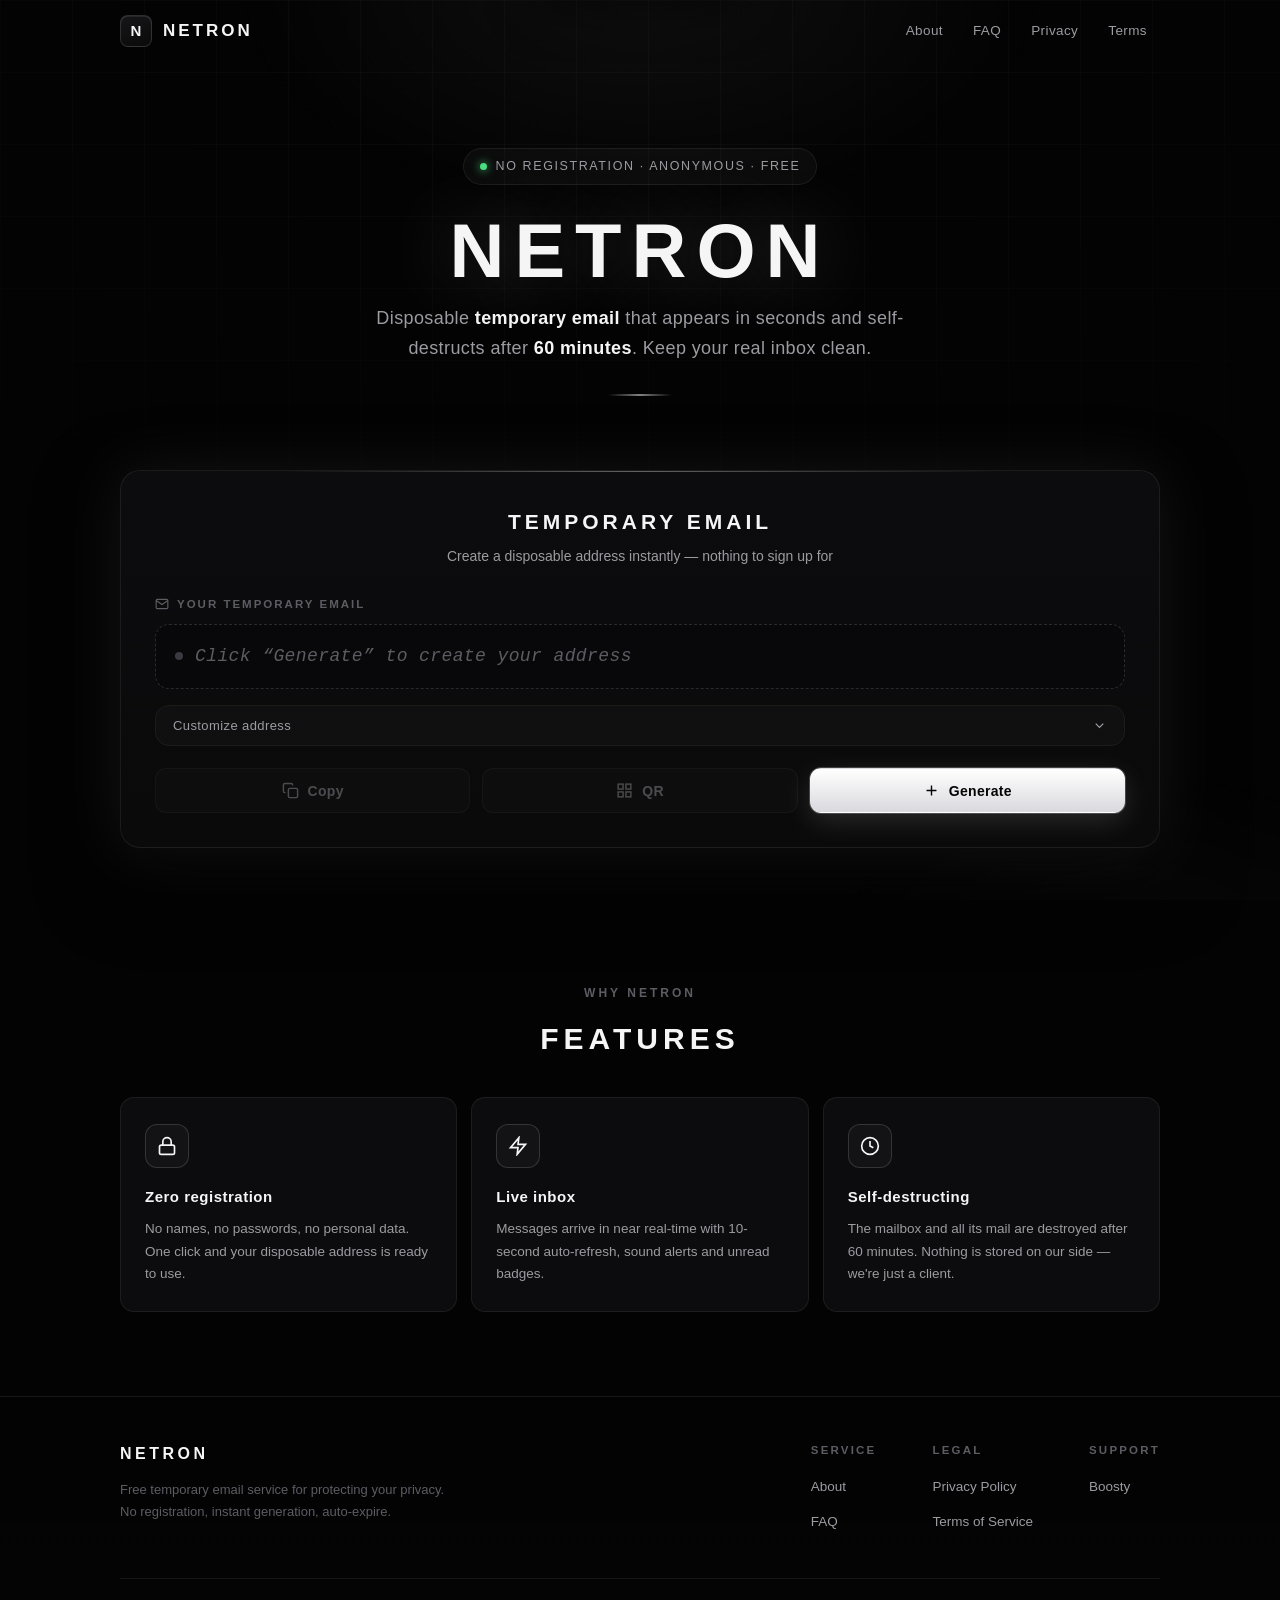
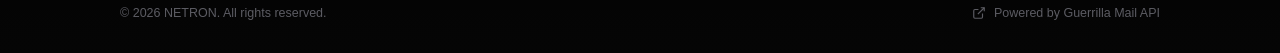
<file: index.html>
<!DOCTYPE html>
<html lang="en">
<head>
    <meta charset="UTF-8">
    <meta name="viewport" content="width=device-width, initial-scale=1.0">
    <meta name="description" content="NETRON — free temporary email service. Instant disposable address, live inbox, auto-expire after 60 minutes. No registration.">
    <title>NETRON — Temp Mail</title>

    <link rel="preconnect" href="https://fonts.googleapis.com">
    <link rel="preconnect" href="https://fonts.gstatic.com" crossorigin>
    <link rel="icon" type="image/svg+xml" href="favicon.svg">
    <link rel="manifest" href="manifest.webmanifest">
    <meta name="theme-color" content="#030303">

    <meta http-equiv="Content-Security-Policy"
          content="
default-src 'self';
connect-src https://api.guerrillamail.com https://www.guerrillamail.com;
img-src 'self' data: https:;
style-src 'self' 'unsafe-inline' https://fonts.googleapis.com;
font-src https://fonts.gstatic.com;
script-src 'self';
base-uri 'none';
object-src 'none';
frame-ancestors 'none';
form-action 'none';
" />

    <link href="https://fonts.googleapis.com/css2?family=Orbitron:wght@500;700;800;900&family=Inter:wght@300;400;500;600;700&family=JetBrains+Mono:wght@400;500;600&display=swap" rel="stylesheet">
    <link rel="stylesheet" href="css/style.css">
</head>
<body>
    <!-- Background -->
    <div class="bg" aria-hidden="true">
        <div class="bg-grid"></div>
        <div class="bg-glow-1"></div>
        <div class="bg-glow-2"></div>
    </div>

    <div class="page-shell">
        <!-- Header -->
        <header class="header" id="header">
            <div class="container header-content">
                <a href="index.html" class="logo">
                    <span class="logo-mark">N</span>
                    NETRON
                </a>
                <nav class="nav" aria-label="Main">
                    <a class="nav-link" href="about.html">About</a>
                    <a class="nav-link" href="faq.html">FAQ</a>
                    <a class="nav-link" href="privacy.html">Privacy</a>
                    <a class="nav-link" href="terms.html">Terms</a>
                </nav>
                <button class="nav-burger" id="navBurger" aria-label="Menu" aria-expanded="false">
                    <svg width="19" height="19" viewBox="0 0 24 24" fill="none" stroke="currentColor" stroke-width="2"><line x1="3" y1="6" x2="21" y2="6"></line><line x1="3" y1="12" x2="21" y2="12"></line><line x1="3" y1="18" x2="21" y2="18"></line></svg>
                </button>
            </div>
        </header>
        <nav class="nav-mobile" id="navMobile" aria-label="Mobile">
            <a class="nav-link" href="index.html">Home</a>
            <a class="nav-link" href="about.html">About</a>
            <a class="nav-link" href="faq.html">FAQ</a>
            <a class="nav-link" href="privacy.html">Privacy Policy</a>
            <a class="nav-link" href="terms.html">Terms of Service</a>
        </nav>

        <main class="page-main">
            <!-- Hero -->
            <section class="hero">
                <div class="container">
                    <div class="hero-badge">
                        <span class="hero-badge-dot"></span>
                        No registration · Anonymous · Free
                    </div>
                    <h1 class="hero-title">NETRON</h1>
                    <p class="hero-subtitle">Disposable <b>temporary email</b> that appears in seconds and self-destructs after <b>60 minutes</b>. Keep your real inbox clean.</p>
                    <div class="hero-line"></div>
                </div>
            </section>

            <!-- Generator -->
            <section class="section">
                <div class="container generator-wrap">
                    <div class="generator">
                        <div class="generator-head">
                            <h2 class="generator-title">TEMPORARY EMAIL</h2>
                            <p class="generator-sub">Create a disposable address instantly — nothing to sign up for</p>
                        </div>

                        <!-- Timer -->
                        <div class="timer-row" id="timerRow">
                            <div class="timer-ring">
                                <svg viewBox="0 0 74 74">
                                    <circle class="timer-ring-track" cx="37" cy="37" r="32"></circle>
                                    <circle class="timer-ring-bar" id="timerBar" cx="37" cy="37" r="32"
                                            stroke-dasharray="201.06" stroke-dashoffset="0"></circle>
                                </svg>
                                <div class="timer-ring-text" id="timerText">60:00</div>
                            </div>
                            <div class="timer-meta">
                                <div class="timer-meta-label">Mailbox lifetime</div>
                                <div class="timer-meta-value" id="timerExpires">expires in 60:00</div>
                            </div>
                        </div>

                        <!-- Email display -->
                        <div class="field-label">
                            <svg viewBox="0 0 24 24" fill="none" stroke="currentColor" stroke-width="2"><path d="M4 4h16c1.1 0 2 .9 2 2v12c0 1.1-.9 2-2 2H4c-1.1 0-2-.9-2-2V6c0-1.1.9-2 2-2z"></path><polyline points="22,6 12,13 2,6"></polyline></svg>
                            Your temporary email
                        </div>
                        <div class="email-box" id="emailBox">
                            <span class="status-dot"></span>
                            Click “Generate” to create your address
                        </div>

                        <!-- QR popover -->
                        <div class="qr-pop" id="qrPop">
                            <img id="qrImg" alt="QR code of your email address" width="148" height="148">
                            <p id="qrAddr"></p>
                            <p>Scan to transfer the address to your phone</p>
                        </div>

                        <!-- Custom name -->
                        <div class="customize" id="customize">
                            <button type="button" class="customize-toggle" id="customizeToggle">
                                Customize address
                                <svg class="chev" viewBox="0 0 24 24" fill="none" stroke="currentColor" stroke-width="2"><polyline points="6 9 12 15 18 9"></polyline></svg>
                            </button>
                            <div class="customize-body">
                                <p class="input-label">Prefer your own name? Type it before generating:</p>
                                <div class="customize-row">
                                    <input type="text" id="customName" maxlength="29" spellcheck="false" autocomplete="off"
                                           placeholder="your-name" aria-label="Custom email username">
                                    <span class="domain-suffix">@guerrillamailblock.com</span>
                                </div>
                                <p class="customize-hint">3–29 characters: latin letters, digits, dots, dashes. If the name is busy, pick another.</p>
                            </div>
                        </div>

                        <!-- Actions -->
                        <div class="actions">
                            <button class="btn btn-ghost" id="copyBtn" disabled>
                                <svg viewBox="0 0 24 24" fill="none" stroke="currentColor" stroke-width="2"><rect x="9" y="9" width="13" height="13" rx="2"></rect><path d="M5 15H4a2 2 0 0 1-2-2V4a2 2 0 0 1 2-2h9a2 2 0 0 1 2 2v1"></path></svg>
                                Copy
                            </button>
                            <button class="btn btn-ghost" id="qrBtn" disabled>
                                <svg viewBox="0 0 24 24" fill="none" stroke="currentColor" stroke-width="2"><rect x="3" y="3" width="7" height="7"></rect><rect x="14" y="3" width="7" height="7"></rect><rect x="14" y="14" width="7" height="7"></rect><rect x="3" y="14" width="7" height="7"></rect></svg>
                                QR
                            </button>
                            <button class="btn btn-primary" id="generateBtn">
                                <svg viewBox="0 0 24 24" fill="none" stroke="currentColor" stroke-width="2"><path d="M12 5v14M5 12h14"></path></svg>
                                Generate
                            </button>
                        </div>

                        <!-- Status -->
                        <div class="status-line" id="statusLine" aria-live="polite"></div>
                    </div>
                </div>
            </section>

            <!-- Inbox -->
            <section class="section">
                <div class="container">
                    <div class="inbox" id="inbox">
                        <!-- toolbar -->
                        <div class="inbox-toolbar">
                            <div class="tabs">
                                <button class="tab active" id="tabInbox">
                                    <svg viewBox="0 0 24 24" fill="none" stroke="currentColor" stroke-width="2"><path d="M22 12h-6l-2 3h-4l-2-3H2"></path><path d="M5.45 5.11L2 12v6a2 2 0 0 0 2 2h16a2 2 0 0 0 2-2v-6l-3.45-6.89A2 2 0 0 0 16.76 4H7.24a2 2 0 0 0-1.79 1.11z"></path></svg>
                                    Inbox
                                    <span class="tab-badge"></span>
                                </button>
                                <button class="tab" id="tabFav">
                                    <svg viewBox="0 0 24 24" fill="none" stroke="currentColor" stroke-width="2"><polygon points="12 2 15.09 8.26 22 9.27 17 14.14 18.18 21.02 12 17.77 5.82 21.02 7 14.14 2 9.27 8.91 8.26 12 2"></polygon></svg>
                                    Favorites
                                    <span class="tab-badge"></span>
                                </button>
                            </div>
                            <div class="toolbar-controls">
                                <div class="search">
                                    <svg viewBox="0 0 24 24" fill="none" stroke="currentColor" stroke-width="2"><circle cx="11" cy="11" r="8"></circle><line x1="21" y1="21" x2="16.65" y2="16.65"></line></svg>
                                    <input type="search" id="inboxSearch" placeholder="Search sender, subject…" autocomplete="off" aria-label="Search messages">
                                </div>
                                <button class="toggle-pill" id="autoToggle" aria-pressed="true" title="Toggle auto-refresh">
                                    <span class="dot"></span> Auto
                                </button>
                                <button class="icon-btn" id="soundToggle" title="Toggle sound notifications" aria-label="Toggle sound notifications">
                                    <svg viewBox="0 0 24 24" fill="none" stroke="currentColor" stroke-width="2"><polygon points="11 5 6 9 2 9 2 15 6 15 11 19 11 5"></polygon><path d="M15.54 8.46a5 5 0 0 1 0 7.07M19.07 4.93a10 10 0 0 1 0 14.14"></path></svg>
                                </button>
                                <button class="icon-btn" id="selectAllBtn" title="Select all" aria-label="Select all messages">
                                    <svg viewBox="0 0 24 24" fill="none" stroke="currentColor" stroke-width="2"><polyline points="9 11 12 14 22 4"></polyline><path d="M21 12v7a2 2 0 0 1-2 2H5a2 2 0 0 1-2-2V5a2 2 0 0 1 2-2h11"></path></svg>
                                </button>
                                <button class="icon-btn" id="refreshBtn" title="Refresh inbox" aria-label="Refresh inbox">
                                    <svg viewBox="0 0 24 24" fill="none" stroke="currentColor" stroke-width="2"><path d="M23 4v6h-6M1 20v-6h6"></path><path d="M3.51 9a9 9 0 0 1 14.85-3.36L23 10M1 14l4.64 4.36A9 9 0 0 0 20.49 15"></path></svg>
                                </button>
                            </div>
                        </div>

                        <!-- batch bar -->
                        <div class="batch-bar" id="batchBar">
                            <span class="batch-info"><b id="selectedCount">0</b> selected</span>
                            <div class="batch-actions">
                                <button class="batch-btn" id="batchFavBtn">
                                    <svg viewBox="0 0 24 24" fill="none" stroke="currentColor" stroke-width="2"><polygon points="12 2 15.09 8.26 22 9.27 17 14.14 18.18 21.02 12 17.77 5.82 21.02 7 14.14 2 9.27 8.91 8.26 12 2"></polygon></svg>
                                    Favorite
                                </button>
                                <button class="batch-btn delete" id="batchDelBtn">
                                    <svg viewBox="0 0 24 24" fill="none" stroke="currentColor" stroke-width="2"><polyline points="3 6 5 6 21 6"></polyline><path d="M19 6v14a2 2 0 0 1-2 2H7a2 2 0 0 1-2-2V6m3 0V4a2 2 0 0 1 2-2h4a2 2 0 0 1 2 2v2"></path></svg>
                                    Delete
                                </button>
                            </div>
                        </div>

                        <!-- list -->
                        <div class="msg-list" id="msgList">
                            <div class="empty">
                                <div class="empty-icon">
                                    <svg viewBox="0 0 24 24" fill="none" stroke="currentColor" stroke-width="1.5"><path d="M22 12h-6l-2 3h-4l-2-3H2"></path><path d="M5.45 5.11L2 12v6a2 2 0 0 0 2 2h16a2 2 0 0 0 2-2v-6l-3.45-6.89A2 2 0 0 0 16.76 4H7.24a2 2 0 0 0-1.79 1.11z"></path></svg>
                                </div>
                                <h4 class="empty-title">Your inbox is live</h4>
                                <p class="empty-desc">Generate an address above — incoming mail appears here automatically</p>
                            </div>
                        </div>

                        <!-- strip -->
                        <div class="inbox-strip">
                            <span class="live" id="liveIndicator"><span class="dot"></span> <span id="lastCheck">auto-refresh every 10 s</span></span>
                            <span id="stripCount">0 messages</span>
                        </div>
                    </div>
                </div>
            </section>

            <!-- Features -->
            <section class="section">
                <div class="container">
                    <p class="section-label">Why Netron</p>
                    <h2 class="section-title">FEATURES</h2>
                    <div class="features">
                        <div class="feature">
                            <div class="feature-icon">
                                <svg viewBox="0 0 24 24" fill="none" stroke="currentColor" stroke-width="2"><rect x="3" y="11" width="18" height="11" rx="2"></rect><path d="M7 11V7a5 5 0 0 1 10 0v4"></path></svg>
                            </div>
                            <h3>Zero registration</h3>
                            <p>No names, no passwords, no personal data. One click and your disposable address is ready to use.</p>
                        </div>
                        <div class="feature">
                            <div class="feature-icon">
                                <svg viewBox="0 0 24 24" fill="none" stroke="currentColor" stroke-width="2"><path d="M13 2L3 14h9l-1 8 10-12h-9l1-8z"></path></svg>
                            </div>
                            <h3>Live inbox</h3>
                            <p>Messages arrive in near real-time with 10-second auto-refresh, sound alerts and unread badges.</p>
                        </div>
                        <div class="feature">
                            <div class="feature-icon">
                                <svg viewBox="0 0 24 24" fill="none" stroke="currentColor" stroke-width="2"><circle cx="12" cy="12" r="10"></circle><polyline points="12 6 12 12 16 14"></polyline></svg>
                            </div>
                            <h3>Self-destructing</h3>
                            <p>The mailbox and all its mail are destroyed after 60 minutes. Nothing is stored on our side — we're just a client.</p>
                        </div>
                    </div>
                </div>
            </section>
        </main>

        <!-- Footer -->
        <footer class="footer">
            <div class="container">
                <div class="footer-grid">
                    <div class="footer-brand">
                        <div class="footer-logo">NETRON</div>
                        <p class="footer-desc">Free temporary email service for protecting your privacy. No registration, instant generation, auto-expire.</p>
                    </div>
                    <div class="footer-cols">
                        <div class="footer-col">
                            <h4>Service</h4>
                            <ul>
                                <li><a href="about.html">About</a></li>
                                <li><a href="faq.html">FAQ</a></li>
                            </ul>
                        </div>
                        <div class="footer-col">
                            <h4>Legal</h4>
                            <ul>
                                <li><a href="privacy.html">Privacy Policy</a></li>
                                <li><a href="terms.html">Terms of Service</a></li>
                            </ul>
                        </div>
                        <div class="footer-col">
                            <h4>Support</h4>
                            <ul>
                                <li><a href="https://boosty.to/netron1" target="_blank" rel="noopener noreferrer">Boosty</a></li>
                            </ul>
                        </div>
                    </div>
                </div>
                <div class="footer-bottom">
                    <span>© 2026 NETRON. All rights reserved.</span>
                    <span class="footer-powered">
                        <svg viewBox="0 0 24 24" fill="none" stroke="currentColor" stroke-width="2"><path d="M18 13v6a2 2 0 0 1-2 2H5a2 2 0 0 1-2-2V8a2 2 0 0 1 2-2h6"></path><polyline points="15 3 21 3 21 9"></polyline><line x1="10" y1="14" x2="21" y2="3"></line></svg>
                        Powered by Guerrilla Mail API
                    </span>
                </div>
            </div>
        </footer>
    </div>

    <!-- Message modal -->
    <div class="modal" id="messageModal" role="dialog" aria-modal="true" aria-labelledby="modalTitle">
        <div class="modal-card">
            <div class="modal-head">
                <h3 class="modal-title" id="modalTitle">Subject</h3>
                <div class="modal-head-actions">
                    <button class="icon-btn" id="modalFav" title="Toggle favorite" aria-label="Toggle favorite">
                        <svg viewBox="0 0 24 24" fill="none" stroke="currentColor" stroke-width="2"><polygon points="12 2 15.09 8.26 22 9.27 17 14.14 18.18 21.02 12 17.77 5.82 21.02 7 14.14 2 9.27 8.91 8.26 12 2"></polygon></svg>
                    </button>
                    <button class="icon-btn" id="modalDelete" title="Delete message" aria-label="Delete message">
                        <svg viewBox="0 0 24 24" fill="none" stroke="currentColor" stroke-width="2"><polyline points="3 6 5 6 21 6"></polyline><path d="M19 6v14a2 2 0 0 1-2 2H7a2 2 0 0 1-2-2V6m3 0V4a2 2 0 0 1 2-2h4a2 2 0 0 1 2 2v2"></path></svg>
                    </button>
                    <button class="modal-close" id="modalClose" aria-label="Close">&times;</button>
                </div>
            </div>
            <div class="modal-meta">
                <div class="meta-row"><span class="meta-label">From</span><span class="meta-value" id="modalFrom"></span></div>
                <div class="meta-row"><span class="meta-label">To</span><span class="meta-value" id="modalTo"></span></div>
                <div class="meta-row"><span class="meta-label">Date</span><span class="meta-value" id="modalDate"></span></div>
            </div>
            <div class="modal-body" id="modalContent"></div>
        </div>
    </div>

    <!-- Toast -->
    <div class="toast" id="toast" aria-live="polite">
        <svg viewBox="0 0 24 24" fill="none" stroke="currentColor" stroke-width="2.5"><polyline points="20 6 9 17 4 12"></polyline></svg>
        <span id="toastText"></span>
    </div>

    <!-- Offline banner -->
    <div class="banner" id="banner" aria-live="polite">
        <span id="bannerText"></span>
        <button id="bannerRetry" type="button">Retry</button>
        <button id="bannerDismiss" type="button">Dismiss</button>
    </div>

    <script src="js/site.js"></script>
    <script src="js/app.js"></script>
</body>
</html>
</file>
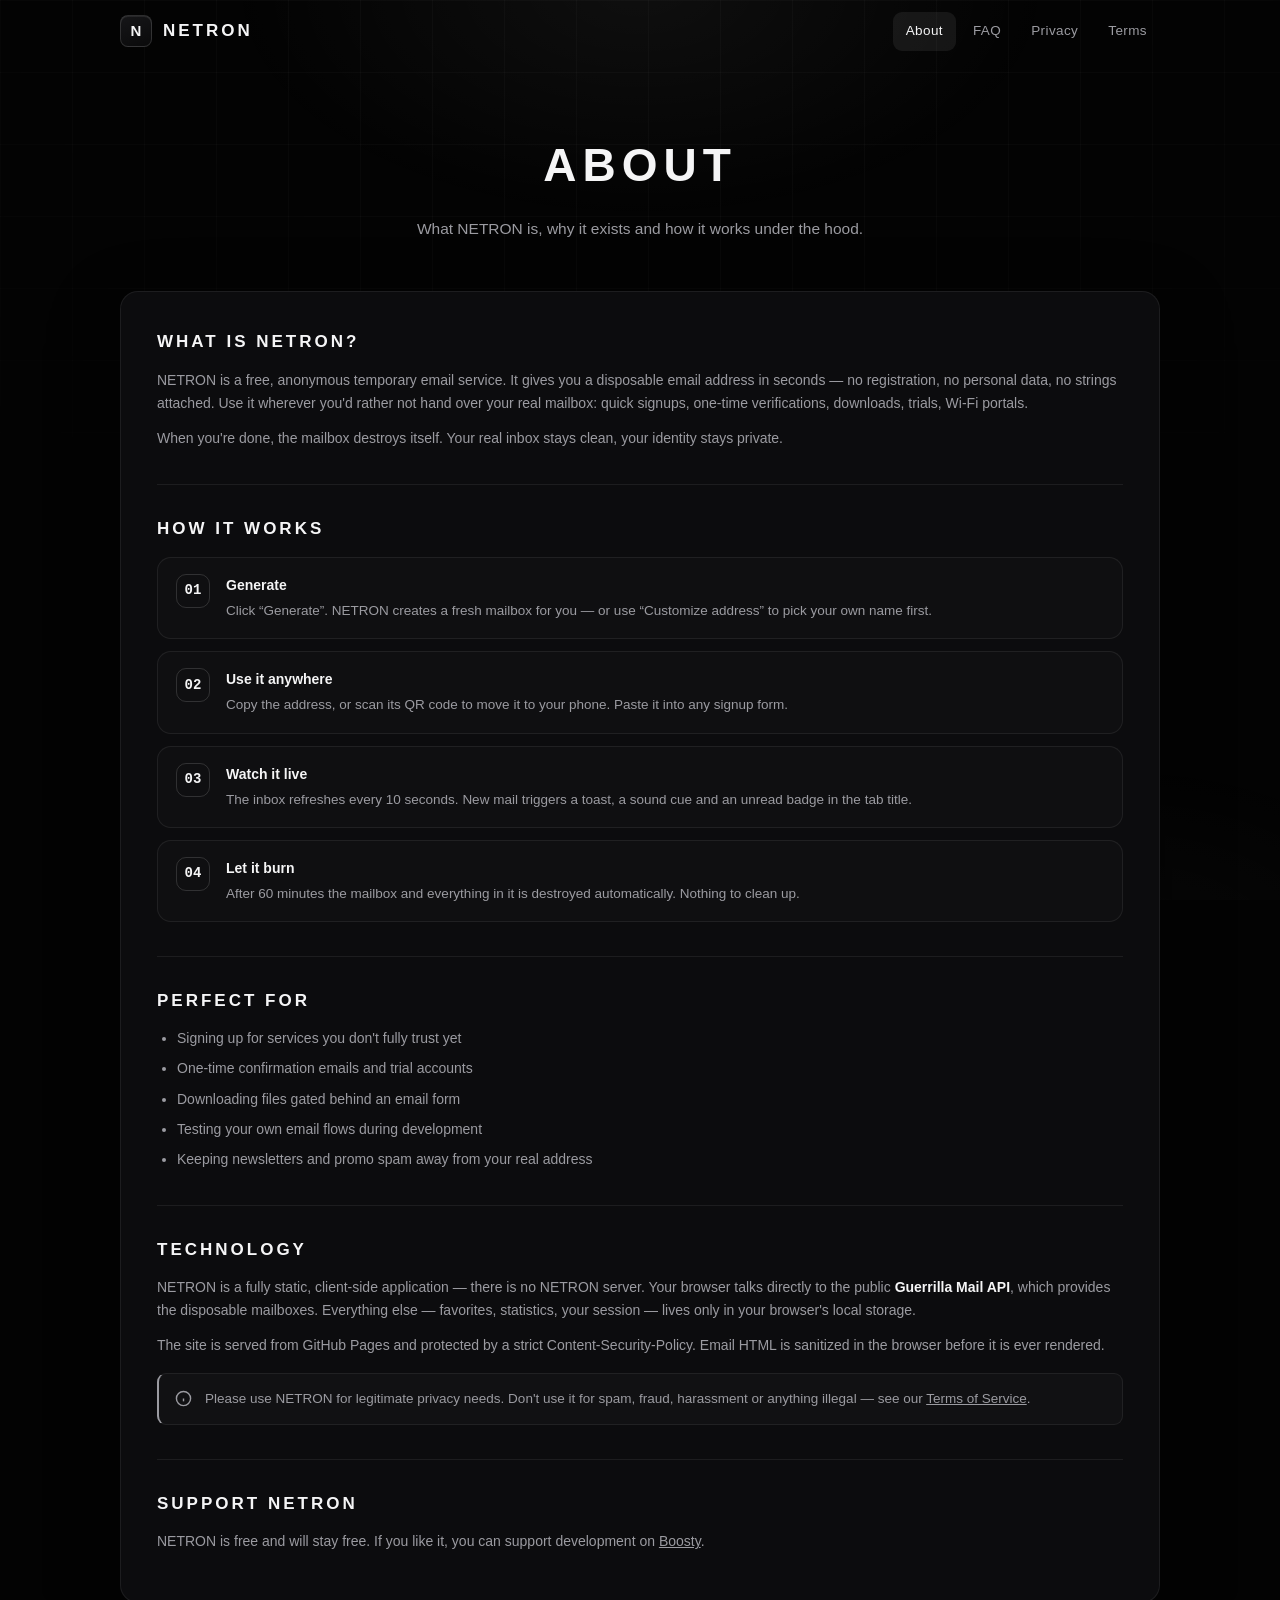
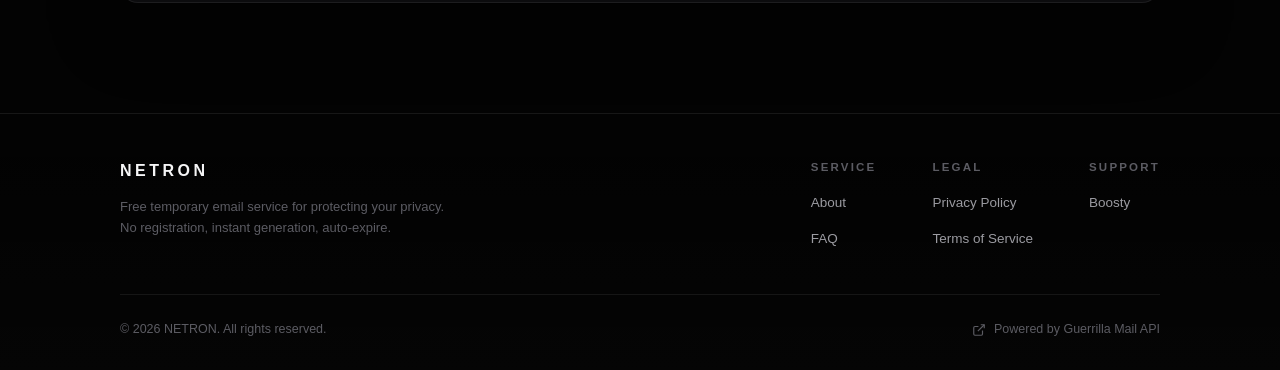
<file: about.html>
<!DOCTYPE html>
<html lang="en">
<head>
    <meta charset="UTF-8">
    <meta name="viewport" content="width=device-width, initial-scale=1.0">
    <meta name="description" content="About NETRON — a free anonymous temporary email service. How it works, what it's for, and the technology behind it.">
    <title>About — NETRON</title>

    <link rel="preconnect" href="https://fonts.googleapis.com">
    <link rel="preconnect" href="https://fonts.gstatic.com" crossorigin>
    <link rel="icon" type="image/svg+xml" href="favicon.svg">
    <link rel="manifest" href="manifest.webmanifest">
    <meta name="theme-color" content="#030303">

    <meta http-equiv="Content-Security-Policy"
          content="
default-src 'self';
connect-src 'none';
img-src 'self' data: https:;
style-src 'self' 'unsafe-inline' https://fonts.googleapis.com;
font-src https://fonts.gstatic.com;
script-src 'self';
base-uri 'none';
object-src 'none';
frame-ancestors 'none';
form-action 'none';
" />

    <link href="https://fonts.googleapis.com/css2?family=Orbitron:wght@500;700;800;900&family=Inter:wght@300;400;500;600;700&family=JetBrains+Mono:wght@400;500;600&display=swap" rel="stylesheet">
    <link rel="stylesheet" href="css/style.css">
</head>
<body>
    <div class="bg" aria-hidden="true">
        <div class="bg-grid"></div>
        <div class="bg-glow-1"></div>
        <div class="bg-glow-2"></div>
    </div>

    <div class="page-shell">
        <header class="header" id="header">
            <div class="container header-content">
                <a href="index.html" class="logo">
                    <span class="logo-mark">N</span>
                    NETRON
                </a>
                <nav class="nav" aria-label="Main">
                    <a class="nav-link" href="about.html" aria-current="page">About</a>
                    <a class="nav-link" href="faq.html">FAQ</a>
                    <a class="nav-link" href="privacy.html">Privacy</a>
                    <a class="nav-link" href="terms.html">Terms</a>
                </nav>
                <button class="nav-burger" id="navBurger" aria-label="Menu" aria-expanded="false">
                    <svg width="19" height="19" viewBox="0 0 24 24" fill="none" stroke="currentColor" stroke-width="2"><line x1="3" y1="6" x2="21" y2="6"></line><line x1="3" y1="12" x2="21" y2="12"></line><line x1="3" y1="18" x2="21" y2="18"></line></svg>
                </button>
            </div>
        </header>
        <nav class="nav-mobile" id="navMobile" aria-label="Mobile">
            <a class="nav-link" href="index.html">Home</a>
            <a class="nav-link" href="about.html">About</a>
            <a class="nav-link" href="faq.html">FAQ</a>
            <a class="nav-link" href="privacy.html">Privacy Policy</a>
            <a class="nav-link" href="terms.html">Terms of Service</a>
        </nav>

        <main class="page-main">
            <section class="page-hero">
                <div class="container">
                    <h1 class="page-title">ABOUT</h1>
                    <p class="page-sub">What NETRON is, why it exists and how it works under the hood.</p>
                </div>
            </section>

            <section class="page-content">
                <div class="container">
                    <div class="prose-card prose">
                        <h2>WHAT IS NETRON?</h2>
                        <p>NETRON is a free, anonymous temporary email service. It gives you a disposable email address in seconds — no registration, no personal data, no strings attached. Use it wherever you'd rather not hand over your real mailbox: quick signups, one-time verifications, downloads, trials, Wi-Fi portals.</p>
                        <p>When you're done, the mailbox destroys itself. Your real inbox stays clean, your identity stays private.</p>

                        <h2>HOW IT WORKS</h2>
                        <div class="steps">
                            <div class="step">
                                <span class="step-num"></span>
                                <div>
                                    <b>Generate</b>
                                    <p>Click “Generate”. NETRON creates a fresh mailbox for you — or use “Customize address” to pick your own name first.</p>
                                </div>
                            </div>
                            <div class="step">
                                <span class="step-num"></span>
                                <div>
                                    <b>Use it anywhere</b>
                                    <p>Copy the address, or scan its QR code to move it to your phone. Paste it into any signup form.</p>
                                </div>
                            </div>
                            <div class="step">
                                <span class="step-num"></span>
                                <div>
                                    <b>Watch it live</b>
                                    <p>The inbox refreshes every 10 seconds. New mail triggers a toast, a sound cue and an unread badge in the tab title.</p>
                                </div>
                            </div>
                            <div class="step">
                                <span class="step-num"></span>
                                <div>
                                    <b>Let it burn</b>
                                    <p>After 60 minutes the mailbox and everything in it is destroyed automatically. Nothing to clean up.</p>
                                </div>
                            </div>
                        </div>

                        <h2>PERFECT FOR</h2>
                        <ul>
                            <li>Signing up for services you don't fully trust yet</li>
                            <li>One-time confirmation emails and trial accounts</li>
                            <li>Downloading files gated behind an email form</li>
                            <li>Testing your own email flows during development</li>
                            <li>Keeping newsletters and promo spam away from your real address</li>
                        </ul>

                        <h2>TECHNOLOGY</h2>
                        <p>NETRON is a fully static, client-side application — there is no NETRON server. Your browser talks directly to the public <b>Guerrilla Mail API</b>, which provides the disposable mailboxes. Everything else — favorites, statistics, your session — lives only in your browser's local storage.</p>
                        <p>The site is served from GitHub Pages and protected by a strict Content-Security-Policy. Email HTML is sanitized in the browser before it is ever rendered.</p>
                        <div class="notice">
                            <svg viewBox="0 0 24 24" fill="none" stroke="currentColor" stroke-width="2"><circle cx="12" cy="12" r="10"></circle><line x1="12" y1="16" x2="12" y2="12"></line><line x1="12" y1="8" x2="12.01" y2="8"></line></svg>
                            <span>Please use NETRON for legitimate privacy needs. Don't use it for spam, fraud, harassment or anything illegal — see our <a href="terms.html" style="text-decoration:underline">Terms of Service</a>.</span>
                        </div>

                        <h2>SUPPORT NETRON</h2>
                        <p>NETRON is free and will stay free. If you like it, you can support development on <a href="https://boosty.to/netron1" target="_blank" rel="noopener noreferrer" style="text-decoration:underline">Boosty</a>.</p>
                    </div>
                </div>
            </section>
        </main>

        <footer class="footer">
            <div class="container">
                <div class="footer-grid">
                    <div class="footer-brand">
                        <div class="footer-logo">NETRON</div>
                        <p class="footer-desc">Free temporary email service for protecting your privacy. No registration, instant generation, auto-expire.</p>
                    </div>
                    <div class="footer-cols">
                        <div class="footer-col">
                            <h4>Service</h4>
                            <ul>
                                <li><a href="about.html">About</a></li>
                                <li><a href="faq.html">FAQ</a></li>
                            </ul>
                        </div>
                        <div class="footer-col">
                            <h4>Legal</h4>
                            <ul>
                                <li><a href="privacy.html">Privacy Policy</a></li>
                                <li><a href="terms.html">Terms of Service</a></li>
                            </ul>
                        </div>
                        <div class="footer-col">
                            <h4>Support</h4>
                            <ul>
                                <li><a href="https://boosty.to/netron1" target="_blank" rel="noopener noreferrer">Boosty</a></li>
                            </ul>
                        </div>
                    </div>
                </div>
                <div class="footer-bottom">
                    <span>© <span class="js-year">2026</span> NETRON. All rights reserved.</span>
                    <span class="footer-powered">
                        <svg viewBox="0 0 24 24" fill="none" stroke="currentColor" stroke-width="2"><path d="M18 13v6a2 2 0 0 1-2 2H5a2 2 0 0 1-2-2V8a2 2 0 0 1 2-2h6"></path><polyline points="15 3 21 3 21 9"></polyline><line x1="10" y1="14" x2="21" y2="3"></line></svg>
                        Powered by Guerrilla Mail API
                    </span>
                </div>
            </div>
        </footer>
    </div>

    <script src="js/site.js"></script>
</body>
</html>
</file>
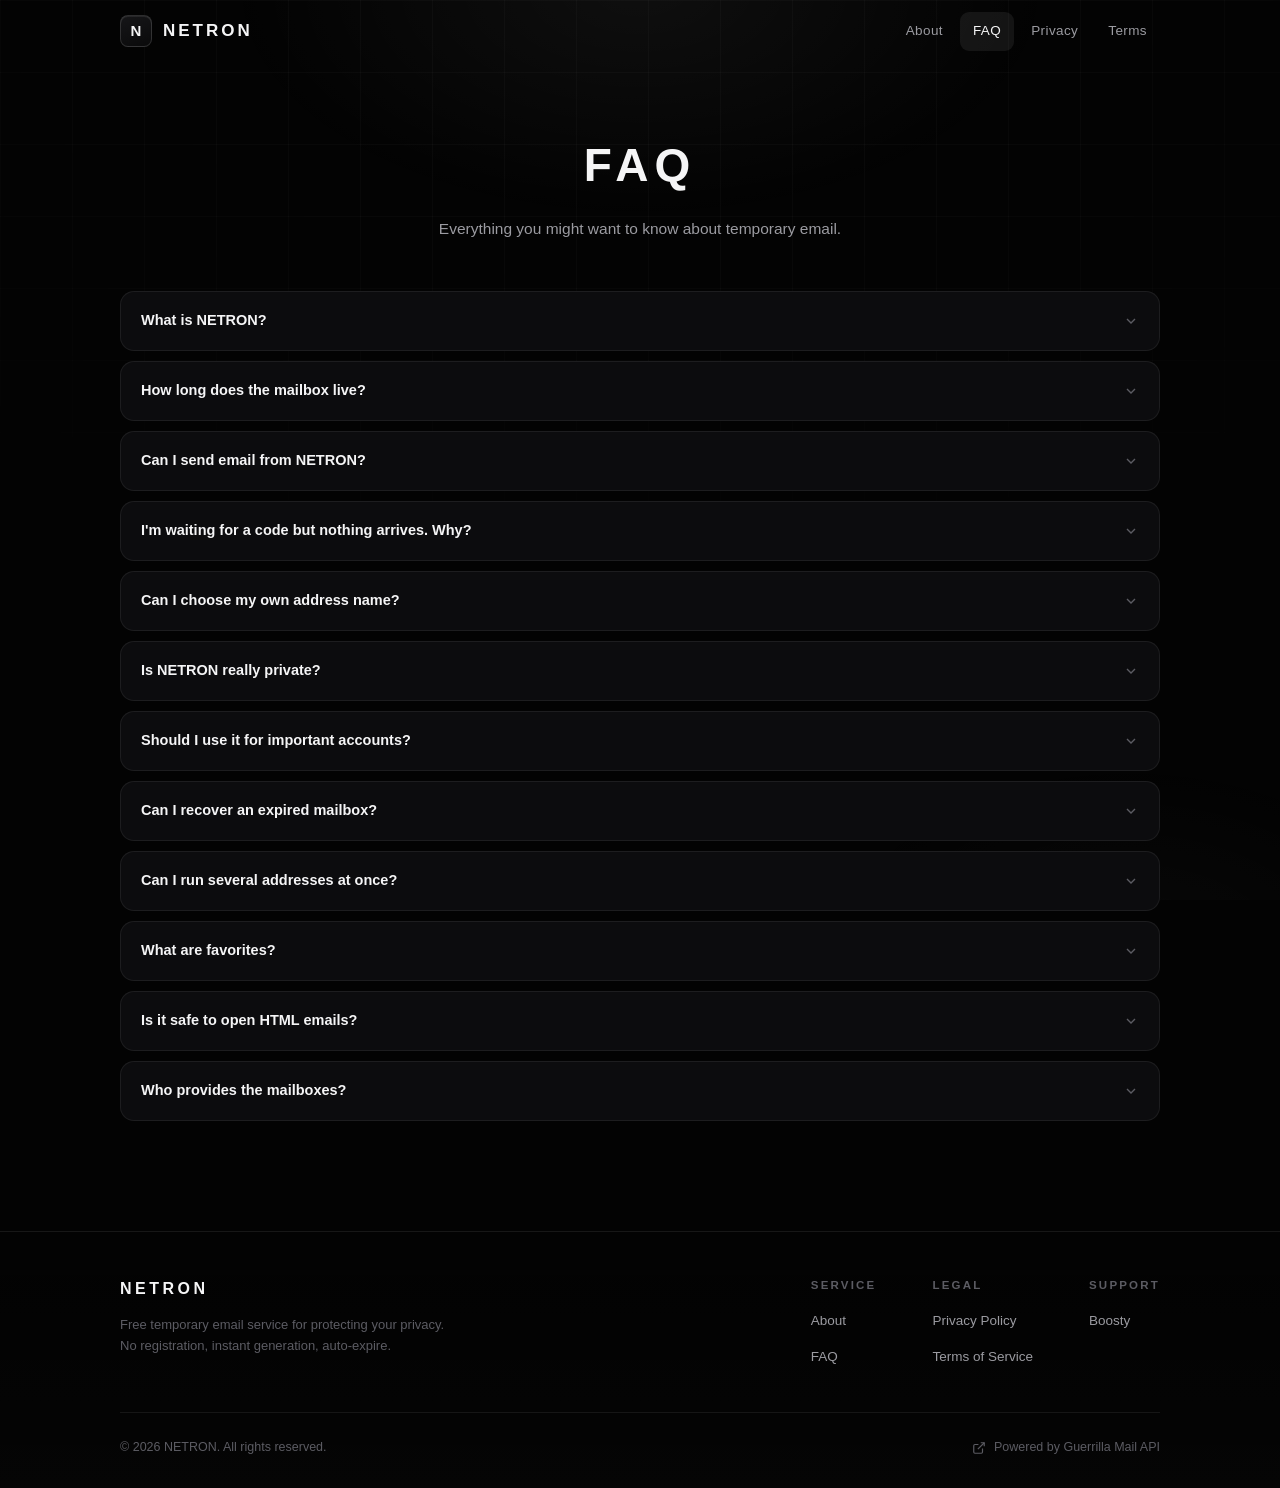
<file: faq.html>
<!DOCTYPE html>
<html lang="en">
<head>
    <meta charset="UTF-8">
    <meta name="viewport" content="width=device-width, initial-scale=1.0">
    <meta name="description" content="Frequently asked questions about NETRON temporary email service.">
    <title>FAQ — NETRON</title>

    <link rel="preconnect" href="https://fonts.googleapis.com">
    <link rel="preconnect" href="https://fonts.gstatic.com" crossorigin>
    <link rel="icon" type="image/svg+xml" href="favicon.svg">
    <link rel="manifest" href="manifest.webmanifest">
    <meta name="theme-color" content="#030303">

    <meta http-equiv="Content-Security-Policy"
          content="
default-src 'self';
connect-src 'none';
img-src 'self' data: https:;
style-src 'self' 'unsafe-inline' https://fonts.googleapis.com;
font-src https://fonts.gstatic.com;
script-src 'self';
base-uri 'none';
object-src 'none';
frame-ancestors 'none';
form-action 'none';
" />

    <link href="https://fonts.googleapis.com/css2?family=Orbitron:wght@500;700;800;900&family=Inter:wght@300;400;500;600;700&family=JetBrains+Mono:wght@400;500;600&display=swap" rel="stylesheet">
    <link rel="stylesheet" href="css/style.css">
</head>
<body>
    <div class="bg" aria-hidden="true">
        <div class="bg-grid"></div>
        <div class="bg-glow-1"></div>
        <div class="bg-glow-2"></div>
    </div>

    <div class="page-shell">
        <header class="header" id="header">
            <div class="container header-content">
                <a href="index.html" class="logo">
                    <span class="logo-mark">N</span>
                    NETRON
                </a>
                <nav class="nav" aria-label="Main">
                    <a class="nav-link" href="about.html">About</a>
                    <a class="nav-link" href="faq.html" aria-current="page">FAQ</a>
                    <a class="nav-link" href="privacy.html">Privacy</a>
                    <a class="nav-link" href="terms.html">Terms</a>
                </nav>
                <button class="nav-burger" id="navBurger" aria-label="Menu" aria-expanded="false">
                    <svg width="19" height="19" viewBox="0 0 24 24" fill="none" stroke="currentColor" stroke-width="2"><line x1="3" y1="6" x2="21" y2="6"></line><line x1="3" y1="12" x2="21" y2="12"></line><line x1="3" y1="18" x2="21" y2="18"></line></svg>
                </button>
            </div>
        </header>
        <nav class="nav-mobile" id="navMobile" aria-label="Mobile">
            <a class="nav-link" href="index.html">Home</a>
            <a class="nav-link" href="about.html">About</a>
            <a class="nav-link" href="faq.html">FAQ</a>
            <a class="nav-link" href="privacy.html">Privacy Policy</a>
            <a class="nav-link" href="terms.html">Terms of Service</a>
        </nav>

        <main class="page-main">
            <section class="page-hero">
                <div class="container">
                    <h1 class="page-title">FAQ</h1>
                    <p class="page-sub">Everything you might want to know about temporary email.</p>
                </div>
            </section>

            <section class="page-content">
                <div class="container">
                    <div class="faq-list">
                        <details class="faq-item">
                            <summary>What is NETRON?
                                <svg class="chev" viewBox="0 0 24 24" fill="none" stroke="currentColor" stroke-width="2"><polyline points="6 9 12 15 18 9"></polyline></svg>
                            </summary>
                            <div class="faq-body"><p>NETRON is a free disposable email service. It gives you a temporary address that receives mail just like a normal inbox — but self-destructs after 60 minutes, keeping your real email safe from spam and leaks.</p></div>
                        </details>

                        <details class="faq-item">
                            <summary>How long does the mailbox live?
                                <svg class="chev" viewBox="0 0 24 24" fill="none" stroke="currentColor" stroke-width="2"><polyline points="6 9 12 15 18 9"></polyline></svg>
                            </summary>
                            <div class="faq-body"><p>60 minutes from generation. The countdown is shown as a ring above the address. Receiving new mail extends the lifetime, so an actively used inbox survives longer.</p></div>
                        </details>

                        <details class="faq-item">
                            <summary>Can I send email from NETRON?
                                <svg class="chev" viewBox="0 0 24 24" fill="none" stroke="currentColor" stroke-width="2"><polyline points="6 9 12 15 18 9"></polyline></svg>
                            </summary>
                            <div class="faq-body"><p>No. NETRON is receive-only — that's a deliberate design choice that keeps the service anonymous and abuse-free.</p></div>
                        </details>

                        <details class="faq-item">
                            <summary>I'm waiting for a code but nothing arrives. Why?
                                <svg class="chev" viewBox="0 0 24 24" fill="none" stroke="currentColor" stroke-width="2"><polyline points="6 9 12 15 18 9"></polyline></svg>
                            </summary>
                            <div class="faq-body">
                                <p>A few possible reasons:</p>
                                <p>1. Some services block known disposable domains outright — there's nothing any temp-mail service can do about that.<br>
                                2. Delivery can take a minute or two, especially with bulk senders.<br>
                                3. Check that the address was copied in full — the QR button is handy here.</p>
                                <p>If all else fails, generate a new address (you can pick a custom name) and try again.</p>
                            </div>
                        </details>

                        <details class="faq-item">
                            <summary>Can I choose my own address name?
                                <svg class="chev" viewBox="0 0 24 24" fill="none" stroke="currentColor" stroke-width="2"><polyline points="6 9 12 15 18 9"></polyline></svg>
                            </summary>
                            <div class="faq-body"><p>Yes — open “Customize address” above the Generate button, type your name (3–29 characters: latin letters, digits, dots, dashes) and hit Generate. If the name is taken, pick another one.</p></div>
                        </details>

                        <details class="faq-item">
                            <summary>Is NETRON really private?
                                <svg class="chev" viewBox="0 0 24 24" fill="none" stroke="currentColor" stroke-width="2"><polyline points="6 9 12 15 18 9"></polyline></svg>
                            </summary>
                            <div class="faq-body"><p>NETRON itself collects nothing: it's a static site with no backend. Your browser talks straight to the Guerrilla Mail API that hosts the mailboxes; favorites and your session live in your browser's local storage only. The usual temp-mail caveat applies — never use disposable mail for anything sensitive, since anyone who knows the address could potentially read it while it's alive.</p></div>
                        </details>

                        <details class="faq-item">
                            <summary>Should I use it for important accounts?
                                <svg class="chev" viewBox="0 0 24 24" fill="none" stroke="currentColor" stroke-width="2"><polyline points="6 9 12 15 18 9"></polyline></svg>
                            </summary>
                            <div class="faq-body"><p>No. The mailbox is destroyed after 60 minutes. If a service later sends a password-reset or security email, it will be gone. Use NETRON only for throwaway signups.</p></div>
                        </details>

                        <details class="faq-item">
                            <summary>Can I recover an expired mailbox?
                                <svg class="chev" viewBox="0 0 24 24" fill="none" stroke="currentColor" stroke-width="2"><polyline points="6 9 12 15 18 9"></polyline></svg>
                            </summary>
                            <div class="faq-body"><p>No. Expiration is permanent — that's the point. If you act fast you can generate a mailbox with the same custom name before someone else claims it, but old mail is unrecoverable.</p></div>
                        </details>

                        <details class="faq-item">
                            <summary>Can I run several addresses at once?
                                <svg class="chev" viewBox="0 0 24 24" fill="none" stroke="currentColor" stroke-width="2"><polyline points="6 9 12 15 18 9"></polyline></svg>
                            </summary>
                            <div class="faq-body"><p>NETRON tracks one active mailbox per browser tab session. If you need several, open the site in a second tab (or a private window) and generate another address there. Tip: copy each address somewhere before switching — generate with the same custom name to return to the same mailbox while it's still alive.</p></div>
                        </details>

                        <details class="faq-item">
                            <summary>What are favorites?
                                <svg class="chev" viewBox="0 0 24 24" fill="none" stroke="currentColor" stroke-width="2"><polyline points="6 9 12 15 18 9"></polyline></svg>
                            </summary>
                            <div class="faq-body"><p>Star any message to pin it to the Favorites tab for quick access while the mailbox lives. Favorites are stored locally in your browser and are cleared together with the session — they don't survive mailbox expiration.</p></div>
                        </details>

                        <details class="faq-item">
                            <summary>Is it safe to open HTML emails?
                                <svg class="chev" viewBox="0 0 24 24" fill="none" stroke="currentColor" stroke-width="2"><polyline points="6 9 12 15 18 9"></polyline></svg>
                            </summary>
                            <div class="faq-body"><p>NETRON sanitizes every message before rendering: scripts, frames, forms and event handlers are stripped, dangerous URLs are removed, and links are forced to open safely in a new tab. Still, treat unknown emails with the same caution as anywhere else.</p></div>
                        </details>

                        <details class="faq-item">
                            <summary>Who provides the mailboxes?
                                <svg class="chev" viewBox="0 0 24 24" fill="none" stroke="currentColor" stroke-width="2"><polyline points="6 9 12 15 18 9"></polyline></svg>
                            </summary>
                            <div class="faq-body"><p>The disposable mailboxes are provided by the public <a href="https://www.guerrillamail.com" target="_blank" rel="noopener noreferrer">Guerrilla Mail</a> API. NETRON is a lightweight, privacy-respecting client for it, served via GitHub Pages.</p></div>
                        </details>
                    </div>
                </div>
            </section>
        </main>

        <footer class="footer">
            <div class="container">
                <div class="footer-grid">
                    <div class="footer-brand">
                        <div class="footer-logo">NETRON</div>
                        <p class="footer-desc">Free temporary email service for protecting your privacy. No registration, instant generation, auto-expire.</p>
                    </div>
                    <div class="footer-cols">
                        <div class="footer-col">
                            <h4>Service</h4>
                            <ul>
                                <li><a href="about.html">About</a></li>
                                <li><a href="faq.html">FAQ</a></li>
                            </ul>
                        </div>
                        <div class="footer-col">
                            <h4>Legal</h4>
                            <ul>
                                <li><a href="privacy.html">Privacy Policy</a></li>
                                <li><a href="terms.html">Terms of Service</a></li>
                            </ul>
                        </div>
                        <div class="footer-col">
                            <h4>Support</h4>
                            <ul>
                                <li><a href="https://boosty.to/netron1" target="_blank" rel="noopener noreferrer">Boosty</a></li>
                            </ul>
                        </div>
                    </div>
                </div>
                <div class="footer-bottom">
                    <span>© <span class="js-year">2026</span> NETRON. All rights reserved.</span>
                    <span class="footer-powered">
                        <svg viewBox="0 0 24 24" fill="none" stroke="currentColor" stroke-width="2"><path d="M18 13v6a2 2 0 0 1-2 2H5a2 2 0 0 1-2-2V8a2 2 0 0 1 2-2h6"></path><polyline points="15 3 21 3 21 9"></polyline><line x1="10" y1="14" x2="21" y2="3"></line></svg>
                        Powered by Guerrilla Mail API
                    </span>
                </div>
            </div>
        </footer>
    </div>

    <script src="js/site.js"></script>
</body>
</html>
</file>
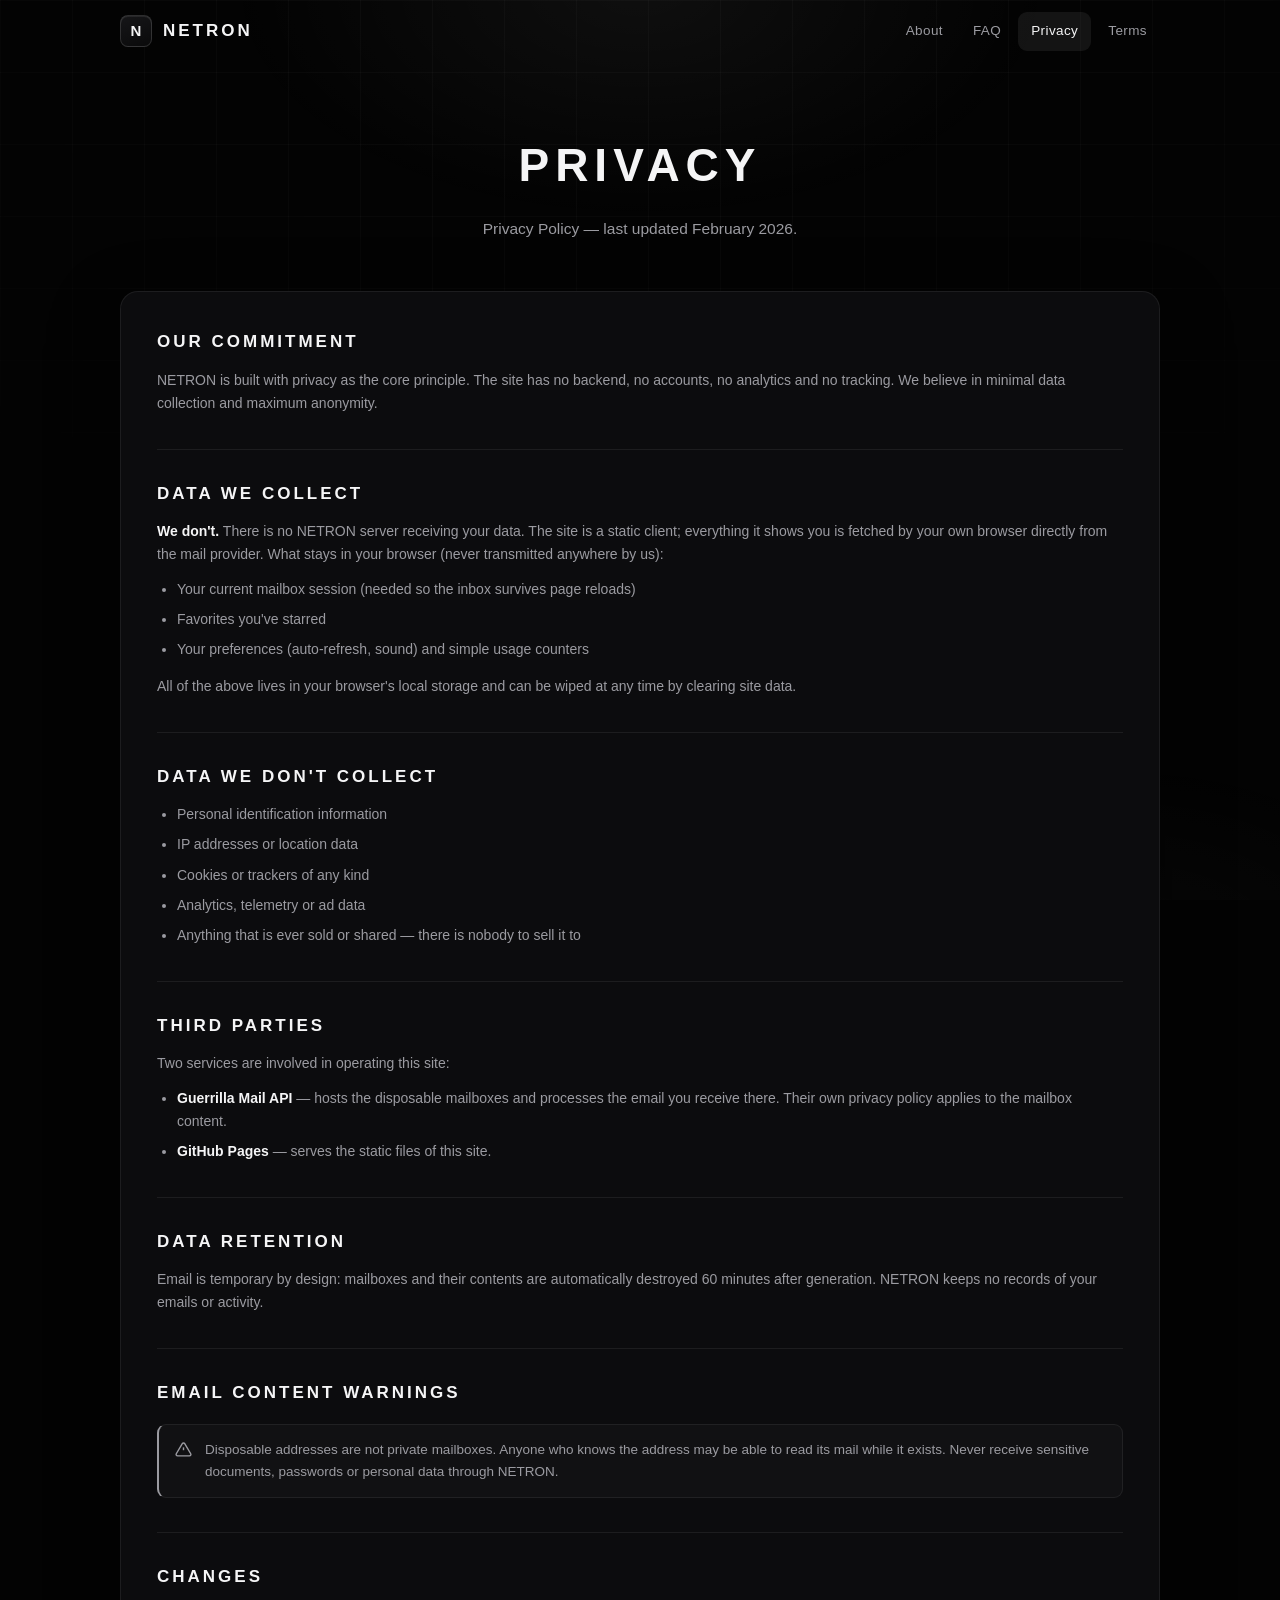
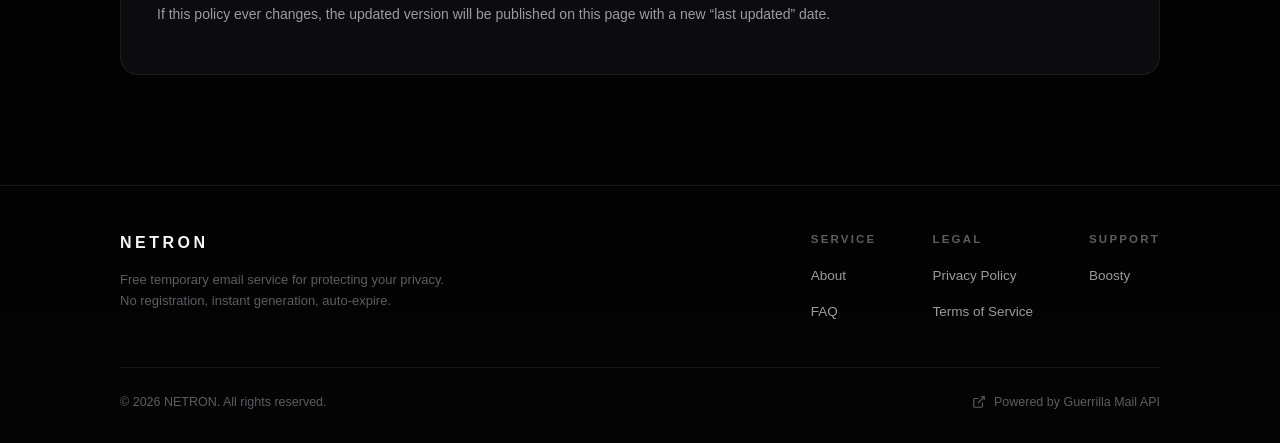
<file: privacy.html>
<!DOCTYPE html>
<html lang="en">
<head>
    <meta charset="UTF-8">
    <meta name="viewport" content="width=device-width, initial-scale=1.0">
    <meta name="description" content="Privacy Policy for NETRON temporary email service.">
    <title>Privacy Policy — NETRON</title>

    <link rel="preconnect" href="https://fonts.googleapis.com">
    <link rel="preconnect" href="https://fonts.gstatic.com" crossorigin>
    <link rel="icon" type="image/svg+xml" href="favicon.svg">
    <link rel="manifest" href="manifest.webmanifest">
    <meta name="theme-color" content="#030303">

    <meta http-equiv="Content-Security-Policy"
          content="
default-src 'self';
connect-src 'none';
img-src 'self' data: https:;
style-src 'self' 'unsafe-inline' https://fonts.googleapis.com;
font-src https://fonts.gstatic.com;
script-src 'self';
base-uri 'none';
object-src 'none';
frame-ancestors 'none';
form-action 'none';
" />

    <link href="https://fonts.googleapis.com/css2?family=Orbitron:wght@500;700;800;900&family=Inter:wght@300;400;500;600;700&family=JetBrains+Mono:wght@400;500;600&display=swap" rel="stylesheet">
    <link rel="stylesheet" href="css/style.css">
</head>
<body>
    <div class="bg" aria-hidden="true">
        <div class="bg-grid"></div>
        <div class="bg-glow-1"></div>
        <div class="bg-glow-2"></div>
    </div>

    <div class="page-shell">
        <header class="header" id="header">
            <div class="container header-content">
                <a href="index.html" class="logo">
                    <span class="logo-mark">N</span>
                    NETRON
                </a>
                <nav class="nav" aria-label="Main">
                    <a class="nav-link" href="about.html">About</a>
                    <a class="nav-link" href="faq.html">FAQ</a>
                    <a class="nav-link" href="privacy.html" aria-current="page">Privacy</a>
                    <a class="nav-link" href="terms.html">Terms</a>
                </nav>
                <button class="nav-burger" id="navBurger" aria-label="Menu" aria-expanded="false">
                    <svg width="19" height="19" viewBox="0 0 24 24" fill="none" stroke="currentColor" stroke-width="2"><line x1="3" y1="6" x2="21" y2="6"></line><line x1="3" y1="12" x2="21" y2="12"></line><line x1="3" y1="18" x2="21" y2="18"></line></svg>
                </button>
            </div>
        </header>
        <nav class="nav-mobile" id="navMobile" aria-label="Mobile">
            <a class="nav-link" href="index.html">Home</a>
            <a class="nav-link" href="about.html">About</a>
            <a class="nav-link" href="faq.html">FAQ</a>
            <a class="nav-link" href="privacy.html">Privacy Policy</a>
            <a class="nav-link" href="terms.html">Terms of Service</a>
        </nav>

        <main class="page-main">
            <section class="page-hero">
                <div class="container">
                    <h1 class="page-title">PRIVACY</h1>
                    <p class="page-sub">Privacy Policy — last updated February 2026.</p>
                </div>
            </section>

            <section class="page-content">
                <div class="container">
                    <div class="prose-card prose">
                        <h2>OUR COMMITMENT</h2>
                        <p>NETRON is built with privacy as the core principle. The site has no backend, no accounts, no analytics and no tracking. We believe in minimal data collection and maximum anonymity.</p>

                        <h2>DATA WE COLLECT</h2>
                        <p><b>We don't.</b> There is no NETRON server receiving your data. The site is a static client; everything it shows you is fetched by your own browser directly from the mail provider. What stays in your browser (never transmitted anywhere by us):</p>
                        <ul>
                            <li>Your current mailbox session (needed so the inbox survives page reloads)</li>
                            <li>Favorites you've starred</li>
                            <li>Your preferences (auto-refresh, sound) and simple usage counters</li>
                        </ul>
                        <p>All of the above lives in your browser's local storage and can be wiped at any time by clearing site data.</p>

                        <h2>DATA WE DON'T COLLECT</h2>
                        <ul>
                            <li>Personal identification information</li>
                            <li>IP addresses or location data</li>
                            <li>Cookies or trackers of any kind</li>
                            <li>Analytics, telemetry or ad data</li>
                            <li>Anything that is ever sold or shared — there is nobody to sell it to</li>
                        </ul>

                        <h2>THIRD PARTIES</h2>
                        <p>Two services are involved in operating this site:</p>
                        <ul>
                            <li><b>Guerrilla Mail API</b> — hosts the disposable mailboxes and processes the email you receive there. Their own privacy policy applies to the mailbox content.</li>
                            <li><b>GitHub Pages</b> — serves the static files of this site.</li>
                        </ul>

                        <h2>DATA RETENTION</h2>
                        <p>Email is temporary by design: mailboxes and their contents are automatically destroyed 60 minutes after generation. NETRON keeps no records of your emails or activity.</p>

                        <h2>EMAIL CONTENT WARNINGS</h2>
                        <div class="notice">
                            <svg viewBox="0 0 24 24" fill="none" stroke="currentColor" stroke-width="2"><path d="M10.29 3.86L1.82 18a2 2 0 0 0 1.71 3h16.94a2 2 0 0 0 1.71-3L13.71 3.86a2 2 0 0 0-3.42 0z"></path><line x1="12" y1="9" x2="12" y2="13"></line><line x1="12" y1="17" x2="12.01" y2="17"></line></svg>
                            <span>Disposable addresses are not private mailboxes. Anyone who knows the address may be able to read its mail while it exists. Never receive sensitive documents, passwords or personal data through NETRON.</span>
                        </div>

                        <h2>CHANGES</h2>
                        <p>If this policy ever changes, the updated version will be published on this page with a new “last updated” date.</p>
                    </div>
                </div>
            </section>
        </main>

        <footer class="footer">
            <div class="container">
                <div class="footer-grid">
                    <div class="footer-brand">
                        <div class="footer-logo">NETRON</div>
                        <p class="footer-desc">Free temporary email service for protecting your privacy. No registration, instant generation, auto-expire.</p>
                    </div>
                    <div class="footer-cols">
                        <div class="footer-col">
                            <h4>Service</h4>
                            <ul>
                                <li><a href="about.html">About</a></li>
                                <li><a href="faq.html">FAQ</a></li>
                            </ul>
                        </div>
                        <div class="footer-col">
                            <h4>Legal</h4>
                            <ul>
                                <li><a href="privacy.html">Privacy Policy</a></li>
                                <li><a href="terms.html">Terms of Service</a></li>
                            </ul>
                        </div>
                        <div class="footer-col">
                            <h4>Support</h4>
                            <ul>
                                <li><a href="https://boosty.to/netron1" target="_blank" rel="noopener noreferrer">Boosty</a></li>
                            </ul>
                        </div>
                    </div>
                </div>
                <div class="footer-bottom">
                    <span>© <span class="js-year">2026</span> NETRON. All rights reserved.</span>
                    <span class="footer-powered">
                        <svg viewBox="0 0 24 24" fill="none" stroke="currentColor" stroke-width="2"><path d="M18 13v6a2 2 0 0 1-2 2H5a2 2 0 0 1-2-2V8a2 2 0 0 1 2-2h6"></path><polyline points="15 3 21 3 21 9"></polyline><line x1="10" y1="14" x2="21" y2="3"></line></svg>
                        Powered by Guerrilla Mail API
                    </span>
                </div>
            </div>
        </footer>
    </div>

    <script src="js/site.js"></script>
</body>
</html>
</file>
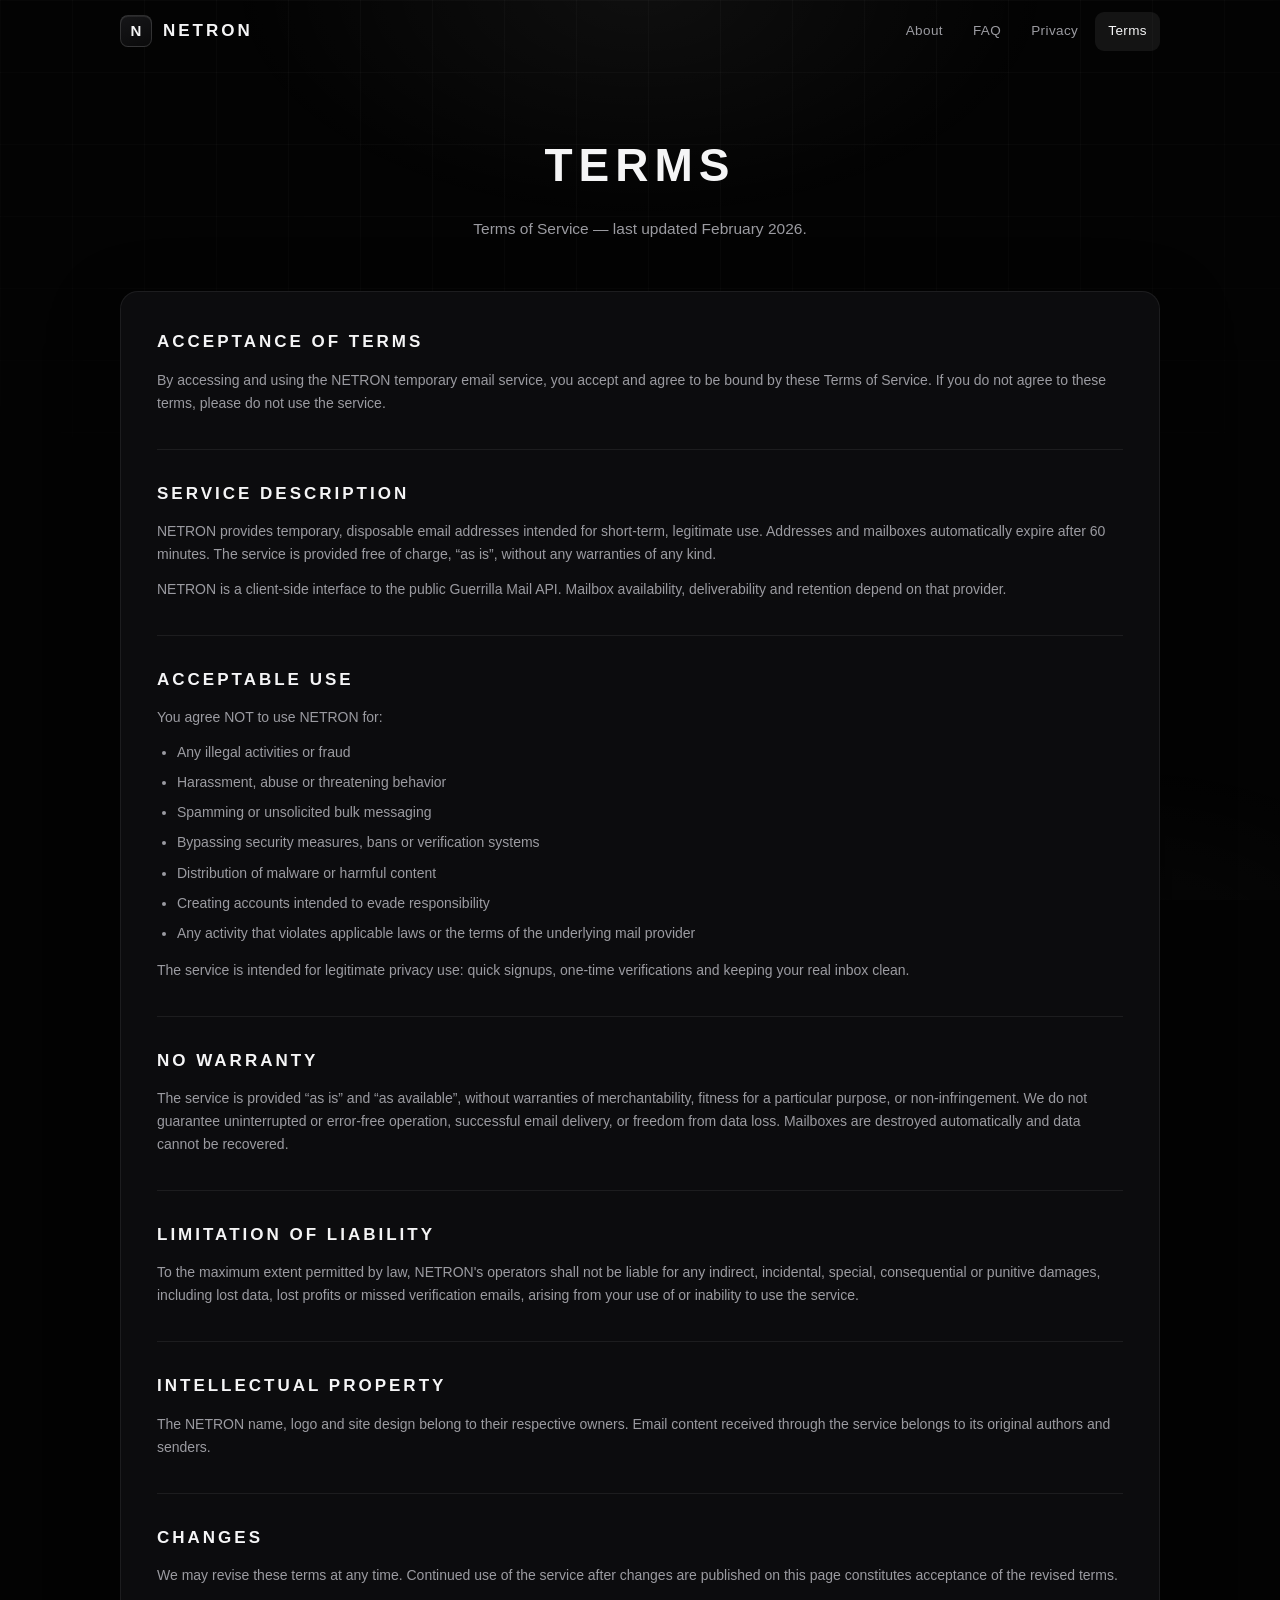
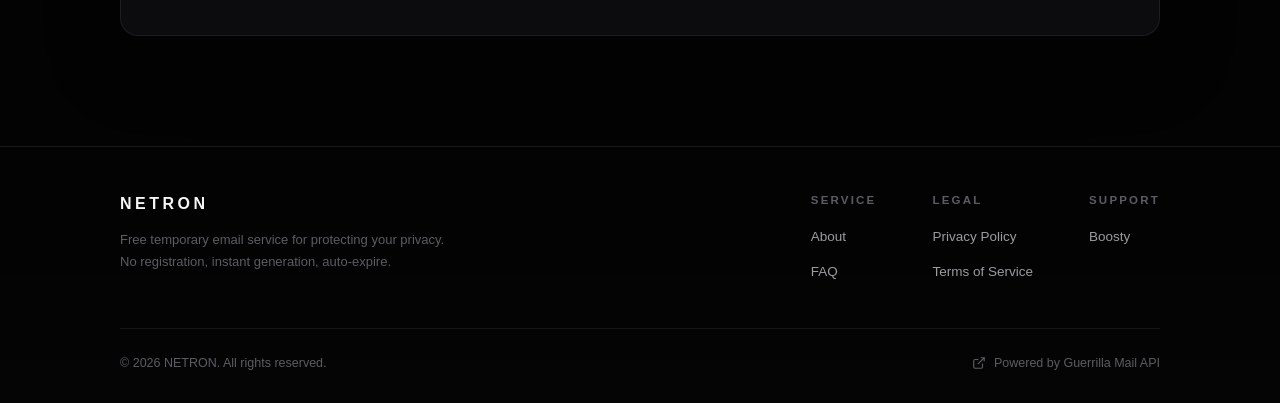
<file: terms.html>
<!DOCTYPE html>
<html lang="en">
<head>
    <meta charset="UTF-8">
    <meta name="viewport" content="width=device-width, initial-scale=1.0">
    <meta name="description" content="Terms of Service for NETRON temporary email service.">
    <title>Terms of Service — NETRON</title>

    <link rel="preconnect" href="https://fonts.googleapis.com">
    <link rel="preconnect" href="https://fonts.gstatic.com" crossorigin>
    <link rel="icon" type="image/svg+xml" href="favicon.svg">
    <link rel="manifest" href="manifest.webmanifest">
    <meta name="theme-color" content="#030303">

    <meta http-equiv="Content-Security-Policy"
          content="
default-src 'self';
connect-src 'none';
img-src 'self' data: https:;
style-src 'self' 'unsafe-inline' https://fonts.googleapis.com;
font-src https://fonts.gstatic.com;
script-src 'self';
base-uri 'none';
object-src 'none';
frame-ancestors 'none';
form-action 'none';
" />

    <link href="https://fonts.googleapis.com/css2?family=Orbitron:wght@500;700;800;900&family=Inter:wght@300;400;500;600;700&family=JetBrains+Mono:wght@400;500;600&display=swap" rel="stylesheet">
    <link rel="stylesheet" href="css/style.css">
</head>
<body>
    <div class="bg" aria-hidden="true">
        <div class="bg-grid"></div>
        <div class="bg-glow-1"></div>
        <div class="bg-glow-2"></div>
    </div>

    <div class="page-shell">
        <header class="header" id="header">
            <div class="container header-content">
                <a href="index.html" class="logo">
                    <span class="logo-mark">N</span>
                    NETRON
                </a>
                <nav class="nav" aria-label="Main">
                    <a class="nav-link" href="about.html">About</a>
                    <a class="nav-link" href="faq.html">FAQ</a>
                    <a class="nav-link" href="privacy.html">Privacy</a>
                    <a class="nav-link" href="terms.html" aria-current="page">Terms</a>
                </nav>
                <button class="nav-burger" id="navBurger" aria-label="Menu" aria-expanded="false">
                    <svg width="19" height="19" viewBox="0 0 24 24" fill="none" stroke="currentColor" stroke-width="2"><line x1="3" y1="6" x2="21" y2="6"></line><line x1="3" y1="12" x2="21" y2="12"></line><line x1="3" y1="18" x2="21" y2="18"></line></svg>
                </button>
            </div>
        </header>
        <nav class="nav-mobile" id="navMobile" aria-label="Mobile">
            <a class="nav-link" href="index.html">Home</a>
            <a class="nav-link" href="about.html">About</a>
            <a class="nav-link" href="faq.html">FAQ</a>
            <a class="nav-link" href="privacy.html">Privacy Policy</a>
            <a class="nav-link" href="terms.html">Terms of Service</a>
        </nav>

        <main class="page-main">
            <section class="page-hero">
                <div class="container">
                    <h1 class="page-title">TERMS</h1>
                    <p class="page-sub">Terms of Service — last updated February 2026.</p>
                </div>
            </section>

            <section class="page-content">
                <div class="container">
                    <div class="prose-card prose">
                        <h2>ACCEPTANCE OF TERMS</h2>
                        <p>By accessing and using the NETRON temporary email service, you accept and agree to be bound by these Terms of Service. If you do not agree to these terms, please do not use the service.</p>

                        <h2>SERVICE DESCRIPTION</h2>
                        <p>NETRON provides temporary, disposable email addresses intended for short-term, legitimate use. Addresses and mailboxes automatically expire after 60 minutes. The service is provided free of charge, “as is”, without any warranties of any kind.</p>
                        <p>NETRON is a client-side interface to the public Guerrilla Mail API. Mailbox availability, deliverability and retention depend on that provider.</p>

                        <h2>ACCEPTABLE USE</h2>
                        <p>You agree NOT to use NETRON for:</p>
                        <ul>
                            <li>Any illegal activities or fraud</li>
                            <li>Harassment, abuse or threatening behavior</li>
                            <li>Spamming or unsolicited bulk messaging</li>
                            <li>Bypassing security measures, bans or verification systems</li>
                            <li>Distribution of malware or harmful content</li>
                            <li>Creating accounts intended to evade responsibility</li>
                            <li>Any activity that violates applicable laws or the terms of the underlying mail provider</li>
                        </ul>
                        <p>The service is intended for legitimate privacy use: quick signups, one-time verifications and keeping your real inbox clean.</p>

                        <h2>NO WARRANTY</h2>
                        <p>The service is provided “as is” and “as available”, without warranties of merchantability, fitness for a particular purpose, or non-infringement. We do not guarantee uninterrupted or error-free operation, successful email delivery, or freedom from data loss. Mailboxes are destroyed automatically and data cannot be recovered.</p>

                        <h2>LIMITATION OF LIABILITY</h2>
                        <p>To the maximum extent permitted by law, NETRON's operators shall not be liable for any indirect, incidental, special, consequential or punitive damages, including lost data, lost profits or missed verification emails, arising from your use of or inability to use the service.</p>

                        <h2>INTELLECTUAL PROPERTY</h2>
                        <p>The NETRON name, logo and site design belong to their respective owners. Email content received through the service belongs to its original authors and senders.</p>

                        <h2>CHANGES</h2>
                        <p>We may revise these terms at any time. Continued use of the service after changes are published on this page constitutes acceptance of the revised terms.</p>
                    </div>
                </div>
            </section>
        </main>

        <footer class="footer">
            <div class="container">
                <div class="footer-grid">
                    <div class="footer-brand">
                        <div class="footer-logo">NETRON</div>
                        <p class="footer-desc">Free temporary email service for protecting your privacy. No registration, instant generation, auto-expire.</p>
                    </div>
                    <div class="footer-cols">
                        <div class="footer-col">
                            <h4>Service</h4>
                            <ul>
                                <li><a href="about.html">About</a></li>
                                <li><a href="faq.html">FAQ</a></li>
                            </ul>
                        </div>
                        <div class="footer-col">
                            <h4>Legal</h4>
                            <ul>
                                <li><a href="privacy.html">Privacy Policy</a></li>
                                <li><a href="terms.html">Terms of Service</a></li>
                            </ul>
                        </div>
                        <div class="footer-col">
                            <h4>Support</h4>
                            <ul>
                                <li><a href="https://boosty.to/netron1" target="_blank" rel="noopener noreferrer">Boosty</a></li>
                            </ul>
                        </div>
                    </div>
                </div>
                <div class="footer-bottom">
                    <span>© <span class="js-year">2026</span> NETRON. All rights reserved.</span>
                    <span class="footer-powered">
                        <svg viewBox="0 0 24 24" fill="none" stroke="currentColor" stroke-width="2"><path d="M18 13v6a2 2 0 0 1-2 2H5a2 2 0 0 1-2-2V8a2 2 0 0 1 2-2h6"></path><polyline points="15 3 21 3 21 9"></polyline><line x1="10" y1="14" x2="21" y2="3"></line></svg>
                        Powered by Guerrilla Mail API
                    </span>
                </div>
            </div>
        </footer>
    </div>

    <script src="js/site.js"></script>
</body>
</html>
</file>
<file: css/style.css>
/* ==========================================================================
   NETRON — design system
   Black monochrome, Orbitron display, precise borders, soft glows.
   ========================================================================== */

:root {
    --bg: #030303;
    --bg-raise: #0a0a0b;
    --bg-card: #0c0c0e;
    --bg-card-hover: #101012;
    --bg-input: #08080a;

    --border: rgba(255, 255, 255, 0.07);
    --border-strong: rgba(255, 255, 255, 0.14);
    --border-glow: rgba(255, 255, 255, 0.32);

    --text: #f5f5f6;
    --text-dim: #9b9ba1;
    --text-faint: #5c5c63;
    --text-ghost: #3a3a40;

    --accent: #ffffff;
    --success: #4ade80;
    --warning: #fbbf24;
    --danger: #f87171;

    --glow: 0 0 60px rgba(255, 255, 255, 0.07);
    --radius: 14px;
    --radius-sm: 9px;

    --font-display: 'Orbitron', 'Inter', sans-serif;
    --font-body: 'Inter', -apple-system, BlinkMacSystemFont, 'Segoe UI', sans-serif;
    --font-mono: 'JetBrains Mono', 'Consolas', monospace;

    --header-h: 64px;
}

* {
    margin: 0;
    padding: 0;
    box-sizing: border-box;
    scrollbar-width: thin;
    scrollbar-color: #26262b transparent;
}

*::-webkit-scrollbar { width: 8px; height: 8px; }
*::-webkit-scrollbar-thumb { background: #26262b; border-radius: 4px; }
*::-webkit-scrollbar-track { background: transparent; }

html { scroll-behavior: smooth; }

body {
    font-family: var(--font-body);
    background: var(--bg);
    color: var(--text);
    min-height: 100vh;
    line-height: 1.65;
    -webkit-font-smoothing: antialiased;
    overflow-x: hidden;
}

::selection { background: rgba(255, 255, 255, 0.85); color: #000; }

.container {
    width: 100%;
    max-width: 1080px;
    margin: 0 auto;
    padding: 0 20px;
}

a { color: inherit; text-decoration: none; }
button { font-family: inherit; cursor: pointer; }
svg { display: block; }

/* ==================== BACKGROUND ==================== */
.bg {
    position: fixed;
    inset: 0;
    z-index: 0;
    pointer-events: none;
    overflow: hidden;
}

.bg-grid {
    position: absolute;
    inset: 0;
    background-image:
        linear-gradient(rgba(255,255,255,0.022) 1px, transparent 1px),
        linear-gradient(90deg, rgba(255,255,255,0.022) 1px, transparent 1px);
    background-size: 72px 72px;
    mask-image: radial-gradient(ellipse 90% 70% at 50% 0%, #000 40%, transparent 100%);
    -webkit-mask-image: radial-gradient(ellipse 90% 70% at 50% 0%, #000 40%, transparent 100%);
}

.bg-glow-1 {
    position: absolute;
    width: 900px;
    height: 500px;
    top: -260px;
    left: 50%;
    transform: translateX(-50%);
    background: radial-gradient(ellipse, rgba(255,255,255,0.05) 0%, transparent 65%);
}

.bg-glow-2 {
    position: absolute;
    width: 700px;
    height: 460px;
    bottom: -300px;
    right: -200px;
    background: radial-gradient(ellipse, rgba(255,255,255,0.028) 0%, transparent 65%);
}

.page-shell {
    position: relative;
    z-index: 1;
    display: flex;
    flex-direction: column;
    min-height: 100vh;
}

.page-main { flex: 1; }

/* ==================== HEADER ==================== */
.header {
    position: sticky;
    top: 0;
    z-index: 50;
    height: var(--header-h);
    display: flex;
    align-items: center;
    border-bottom: 1px solid transparent;
    transition: background 0.3s, border-color 0.3s;
}

.header.scrolled {
    background: rgba(3, 3, 3, 0.82);
    backdrop-filter: blur(14px);
    -webkit-backdrop-filter: blur(14px);
    border-bottom-color: var(--border);
}

.header-content {
    display: flex;
    align-items: center;
    justify-content: space-between;
    gap: 16px;
}

.logo {
    display: flex;
    align-items: center;
    gap: 11px;
    font-family: var(--font-display);
    font-weight: 800;
    font-size: 17px;
    letter-spacing: 3px;
}

.logo-mark {
    width: 32px;
    height: 32px;
    border: 1.5px solid var(--border-strong);
    border-radius: 8px;
    display: grid;
    place-items: center;
    font-size: 15px;
    font-weight: 900;
    letter-spacing: 0;
    background: linear-gradient(160deg, #161618, #0a0a0b);
    box-shadow: inset 0 1px 0 rgba(255,255,255,0.08);
    transition: border-color 0.25s, box-shadow 0.25s;
}

.logo:hover .logo-mark {
    border-color: var(--border-glow);
    box-shadow: inset 0 1px 0 rgba(255,255,255,0.1), 0 0 22px rgba(255,255,255,0.12);
}

.nav { display: flex; align-items: center; gap: 4px; }

.nav-link {
    padding: 8px 13px;
    border-radius: var(--radius-sm);
    font-size: 13.5px;
    font-weight: 500;
    color: var(--text-dim);
    letter-spacing: 0.4px;
    transition: color 0.2s, background 0.2s;
}

.nav-link:hover { color: var(--text); background: rgba(255,255,255,0.05); }
.nav-link[aria-current="page"] { color: var(--text); background: rgba(255,255,255,0.07); }

.nav-burger {
    display: none;
    width: 40px;
    height: 40px;
    border: 1px solid var(--border);
    border-radius: var(--radius-sm);
    background: transparent;
    place-items: center;
    color: var(--text-dim);
}

.nav-mobile {
    display: none;
    position: fixed;
    top: var(--header-h);
    left: 0;
    right: 0;
    z-index: 49;
    background: rgba(5,5,6,0.97);
    backdrop-filter: blur(16px);
    border-bottom: 1px solid var(--border);
    padding: 10px 20px 18px;
    flex-direction: column;
    gap: 2px;
}

.nav-mobile.open { display: flex; }

.nav-mobile .nav-link { padding: 12px 14px; font-size: 15px; border-radius: var(--radius-sm); }

/* ==================== BUTTONS ==================== */
.btn {
    display: inline-flex;
    align-items: center;
    justify-content: center;
    gap: 9px;
    padding: 13px 22px;
    border-radius: 11px;
    border: 1px solid transparent;
    font-size: 14px;
    font-weight: 600;
    letter-spacing: 0.3px;
    transition: transform 0.15s, box-shadow 0.25s, background 0.2s, border-color 0.2s, color 0.2s;
    user-select: none;
    white-space: nowrap;
}

.btn svg { width: 17px; height: 17px; flex-shrink: 0; }

.btn:active:not(:disabled) { transform: scale(0.975); }
.btn:disabled { opacity: 0.45; cursor: not-allowed; }

.btn-primary {
    background: linear-gradient(180deg, #ffffff, #d9d9de);
    color: #050505;
    box-shadow: 0 0 0 1px rgba(255,255,255,0.2), 0 8px 28px rgba(255,255,255,0.13);
}

.btn-primary:hover:not(:disabled) { box-shadow: 0 0 0 1px rgba(255,255,255,0.35), 0 10px 36px rgba(255,255,255,0.22); }

.btn-ghost {
    background: rgba(255,255,255,0.035);
    border-color: var(--border);
    color: var(--text-dim);
}

.btn-ghost:hover:not(:disabled) {
    background: rgba(255,255,255,0.07);
    border-color: var(--border-strong);
    color: var(--text);
}

.btn-ghost.active {
    background: rgba(255,255,255,0.1);
    border-color: var(--border-strong);
    color: var(--text);
}

.btn-danger-ghost {
    background: transparent;
    border-color: rgba(248,113,113,0.3);
    color: var(--danger);
}

.btn-danger-ghost:hover { background: rgba(248,113,113,0.1); border-color: rgba(248,113,113,0.5); }

.icon-btn {
    width: 38px;
    height: 38px;
    display: inline-grid;
    place-items: center;
    border: 1px solid var(--border);
    border-radius: var(--radius-sm);
    background: transparent;
    color: var(--text-dim);
    transition: color 0.2s, border-color 0.2s, background 0.2s;
}

.icon-btn svg { width: 17px; height: 17px; }
.icon-btn:hover { color: var(--text); border-color: var(--border-strong); background: rgba(255,255,255,0.05); }
.icon-btn.active { color: var(--warning); border-color: rgba(251,191,36,0.35); }

.icon-btn.spinning svg { animation: spin 0.8s linear infinite; }

@keyframes spin { to { transform: rotate(360deg); } }

/* ==================== HERO ==================== */
.hero { padding: 84px 0 40px; text-align: center; }

.hero-badge {
    display: inline-flex;
    align-items: center;
    gap: 9px;
    padding: 7px 16px;
    border: 1px solid var(--border);
    border-radius: 99px;
    background: rgba(255,255,255,0.03);
    font-size: 12.5px;
    font-weight: 500;
    letter-spacing: 1.6px;
    text-transform: uppercase;
    color: var(--text-dim);
}

.hero-badge-dot {
    width: 7px;
    height: 7px;
    border-radius: 50%;
    background: var(--success);
    box-shadow: 0 0 10px var(--success);
    animation: pulse-dot 2.2s ease-in-out infinite;
}

@keyframes pulse-dot {
    0%, 100% { opacity: 1; }
    50% { opacity: 0.4; }
}

.hero-title {
    margin: 26px 0 14px;
    font-family: var(--font-display);
    font-size: clamp(42px, 8.5vw, 76px);
    font-weight: 900;
    letter-spacing: 10px;
    line-height: 1.05;
    text-shadow: 0 0 80px rgba(255,255,255,0.25);
}

.hero-title .thin { color: var(--text-faint); }

.hero-subtitle {
    font-size: clamp(15px, 2.4vw, 18px);
    color: var(--text-dim);
    font-weight: 300;
    letter-spacing: 0.4px;
    max-width: 560px;
    margin: 0 auto;
}

.hero-subtitle b { color: var(--text); font-weight: 600; }

.hero-line {
    width: 64px;
    height: 2px;
    margin: 30px auto 0;
    background: linear-gradient(90deg, transparent, #fff, transparent);
    opacity: 0.5;
}

/* ==================== SECTIONS ==================== */
.section { padding: 34px 0; }

.section-label {
    font-size: 12px;
    font-weight: 600;
    letter-spacing: 3px;
    text-transform: uppercase;
    color: var(--text-faint);
    text-align: center;
    margin-bottom: 10px;
}

.section-title {
    font-family: var(--font-display);
    font-size: clamp(22px, 4vw, 30px);
    font-weight: 800;
    letter-spacing: 5px;
    text-align: center;
    margin-bottom: 34px;
}

/* ==================== GENERATOR CARD ==================== */
.generator-wrap { position: relative; }

.generator {
    position: relative;
    background: linear-gradient(180deg, var(--bg-card), var(--bg-raise));
    border: 1px solid var(--border);
    border-radius: 20px;
    padding: 34px;
    box-shadow: var(--glow), 0 30px 80px rgba(0,0,0,0.6);
    overflow: hidden;
}

.generator::before {
    content: '';
    position: absolute;
    top: 0;
    left: 15%;
    right: 15%;
    height: 1px;
    background: linear-gradient(90deg, transparent, rgba(255,255,255,0.35), transparent);
}

.generator-head { text-align: center; margin-bottom: 26px; }

.generator-title {
    font-family: var(--font-display);
    font-size: 21px;
    font-weight: 800;
    letter-spacing: 4px;
    margin-bottom: 6px;
}

.generator-sub { font-size: 14px; color: var(--text-dim); font-weight: 300; }

/* --- timer ring --- */
.timer-row {
    display: none;
    align-items: center;
    justify-content: center;
    gap: 16px;
    margin-bottom: 24px;
}

.timer-row.active { display: flex; }

.timer-ring { position: relative; width: 74px; height: 74px; flex-shrink: 0; }

.timer-ring svg { width: 74px; height: 74px; transform: rotate(-90deg); }

.timer-ring-track {
    fill: none;
    stroke: rgba(255,255,255,0.08);
    stroke-width: 4;
}

.timer-ring-bar {
    fill: none;
    stroke: #fff;
    stroke-width: 4;
    stroke-linecap: round;
    transition: stroke-dashoffset 1s linear, stroke 0.4s;
}

.timer-ring-bar.warning { stroke: var(--warning); }
.timer-ring-bar.danger { stroke: var(--danger); }

.timer-ring-text {
    position: absolute;
    inset: 0;
    display: grid;
    place-items: center;
    font-family: var(--font-mono);
    font-size: 15px;
    font-weight: 600;
    letter-spacing: 0.5px;
}

.timer-ring-text.warning { color: var(--warning); }
.timer-ring-text.danger { color: var(--danger); }

.timer-meta { text-align: left; }
.timer-meta-label { font-size: 11.5px; letter-spacing: 1.8px; text-transform: uppercase; color: var(--text-faint); margin-bottom: 3px; }
.timer-meta-value { font-size: 13.5px; color: var(--text-dim); }

/* --- email box --- */
.field-label {
    display: flex;
    align-items: center;
    gap: 8px;
    font-size: 11.5px;
    font-weight: 600;
    letter-spacing: 2px;
    text-transform: uppercase;
    color: var(--text-faint);
    margin-bottom: 10px;
}

.field-label svg { width: 14px; height: 14px; }

.email-box {
    display: flex;
    align-items: center;
    gap: 12px;
    border: 1px dashed var(--border-strong);
    background: var(--bg-input);
    border-radius: var(--radius);
    padding: 17px 19px;
    font-family: var(--font-mono);
    font-size: clamp(14px, 3.4vw, 18px);
    letter-spacing: 0.4px;
    color: var(--text-faint);
    font-style: italic;
    transition: border-color 0.3s, box-shadow 0.3s;
    min-height: 60px;
    word-break: break-all;
}

.email-box.active {
    border-style: solid;
    border-color: var(--border-glow);
    color: var(--text);
    font-style: normal;
    box-shadow: 0 0 30px rgba(255,255,255,0.05), inset 0 0 24px rgba(255,255,255,0.02);
}

.email-box .status-dot {
    width: 8px;
    height: 8px;
    border-radius: 50%;
    background: var(--text-ghost);
    flex-shrink: 0;
}

.email-box.active .status-dot {
    background: var(--success);
    box-shadow: 0 0 9px var(--success);
    animation: pulse-dot 2.2s ease-in-out infinite;
}

/* --- QR popover --- */
.qr-pop {
    display: none;
    margin-top: 14px;
    padding: 14px;
    border: 1px solid var(--border);
    border-radius: var(--radius);
    background: var(--bg-input);
    text-align: center;
}

.qr-pop.open { display: block; animation: fade-up 0.25s ease; }

.qr-pop img {
    width: 148px;
    height: 148px;
    border-radius: 8px;
    background: #fff;
    padding: 8px;
}

.qr-pop p { font-size: 12px; color: var(--text-faint); margin-top: 8px; letter-spacing: 0.4px; }

/* --- customize row --- */
.customize { margin-top: 16px; border: 1px solid var(--border); border-radius: var(--radius); overflow: hidden; }

.customize-toggle {
    width: 100%;
    display: flex;
    align-items: center;
    justify-content: space-between;
    background: rgba(255,255,255,0.02);
    border: none;
    padding: 12px 17px;
    font-size: 13px;
    font-weight: 500;
    color: var(--text-dim);
    letter-spacing: 0.4px;
    transition: color 0.2s, background 0.2s;
}

.customize-toggle:hover { color: var(--text); background: rgba(255,255,255,0.04); }
.customize-toggle .chev { transition: transform 0.25s; width: 15px; height: 15px; }
.customize.open .customize-toggle .chev { transform: rotate(180deg); }

.customize-body {
    display: none;
    padding: 15px 17px 17px;
    border-top: 1px solid var(--border);
}

.customize.open .customize-body { display: block; animation: fade-up 0.25s ease; }

.input-label { font-size: 12px; color: var(--text-faint); margin-bottom: 8px; letter-spacing: 0.3px; }

.customize-row { display: flex; gap: 0; }

.customize-row input {
    flex: 1;
    min-width: 0;
    background: var(--bg-input);
    border: 1px solid var(--border-strong);
    border-right: none;
    border-radius: 10px 0 0 10px;
    padding: 11px 15px;
    font-family: var(--font-mono);
    font-size: 14px;
    color: var(--text);
    outline: none;
    transition: border-color 0.2s, box-shadow 0.2s;
}

.customize-row input::placeholder { color: var(--text-ghost); }

.customize-row input:focus { border-color: var(--border-glow); box-shadow: 0 0 0 3px rgba(255,255,255,0.06); }

.customize-row .domain-suffix {
    display: flex;
    align-items: center;
    padding: 11px 14px;
    border: 1px solid var(--border-strong);
    border-radius: 0 10px 10px 0;
    background: rgba(255,255,255,0.04);
    font-family: var(--font-mono);
    font-size: 13.5px;
    color: var(--text-dim);
    white-space: nowrap;
}

.customize-hint { font-size: 12px; color: var(--text-faint); margin-top: 9px; line-height: 1.5; }

/* --- actions --- */
.actions {
    display: grid;
    grid-template-columns: 1fr 1fr 1fr;
    gap: 12px;
    margin-top: 22px;
}

/* --- status line --- */
.status-line {
    display: flex;
    align-items: center;
    justify-content: center;
    gap: 10px;
    min-height: 34px;
    margin-top: 18px;
    font-size: 13.5px;
    color: var(--text-dim);
    transition: color 0.3s;
}

.status-line:empty { display: none; }

.status-line.success { color: var(--success); }
.status-line.error { color: var(--danger); }

.status-line .spinner {
    width: 15px;
    height: 15px;
    border: 2px solid rgba(255,255,255,0.15);
    border-top-color: #fff;
    border-radius: 50%;
    animation: spin 0.7s linear infinite;
}

/* ==================== INBOX ==================== */
.inbox {
    display: none;
    background: linear-gradient(180deg, var(--bg-card), var(--bg-raise));
    border: 1px solid var(--border);
    border-radius: 20px;
    overflow: hidden;
    box-shadow: 0 30px 80px rgba(0,0,0,0.55);
}

.inbox.active { display: block; animation: fade-up 0.35s ease; }

.inbox-toolbar {
    display: flex;
    align-items: center;
    gap: 10px;
    padding: 16px 20px;
    border-bottom: 1px solid var(--border);
    flex-wrap: wrap;
}

.tabs { display: flex; gap: 6px; margin-right: auto; }

.tab {
    display: inline-flex;
    align-items: center;
    gap: 8px;
    padding: 9px 16px;
    border-radius: 10px;
    border: 1px solid transparent;
    background: transparent;
    font-size: 13.5px;
    font-weight: 600;
    letter-spacing: 0.4px;
    color: var(--text-dim);
    transition: all 0.2s;
}

.tab svg { width: 15px; height: 15px; }
.tab:hover { color: var(--text); }

.tab.active {
    background: rgba(255,255,255,0.08);
    border-color: var(--border-strong);
    color: var(--text);
}

.tab-badge {
    min-width: 21px;
    height: 21px;
    padding: 0 6px;
    display: inline-grid;
    place-items: center;
    border-radius: 99px;
    background: rgba(255,255,255,0.1);
    font-size: 11.5px;
    font-weight: 700;
}

.tab.unread-marker .tab-badge { background: var(--success); color: #04140a; }

.toolbar-controls { display: flex; align-items: center; gap: 8px; }

.search {
    position: relative;
    display: flex;
    align-items: center;
}

.search svg {
    position: absolute;
    left: 12px;
    width: 15px;
    height: 15px;
    color: var(--text-faint);
    pointer-events: none;
}

.search input {
    width: 230px;
    max-width: 100%;
    background: var(--bg-input);
    border: 1px solid var(--border);
    border-radius: 10px;
    padding: 9px 13px 9px 36px;
    font-family: var(--font-body);
    font-size: 13px;
    color: var(--text);
    outline: none;
    transition: border-color 0.2s, width 0.3s;
}

.search input::placeholder { color: var(--text-ghost); }
.search input:focus { border-color: var(--border-glow); width: 260px; }

.toggle-pill {
    display: inline-flex;
    align-items: center;
    gap: 8px;
    padding: 9px 14px;
    border-radius: 99px;
    border: 1px solid var(--border);
    background: transparent;
    font-size: 12.5px;
    font-weight: 600;
    color: var(--text-dim);
    transition: all 0.2s;
    white-space: nowrap;
}

.toggle-pill .dot {
    width: 7px;
    height: 7px;
    border-radius: 50%;
    background: var(--text-ghost);
    transition: all 0.2s;
}

.toggle-pill[aria-pressed="true"] { border-color: rgba(74,222,128,0.35); color: var(--text); }
.toggle-pill[aria-pressed="true"] .dot { background: var(--success); box-shadow: 0 0 8px var(--success); }

/* --- batch bar --- */
.batch-bar {
    display: none;
    align-items: center;
    justify-content: space-between;
    gap: 12px;
    padding: 12px 20px;
    background: rgba(255,255,255,0.04);
    border-bottom: 1px solid var(--border);
}

.batch-bar.active { display: flex; animation: fade-up 0.2s ease; }

.batch-info { font-size: 13px; color: var(--text-dim); }
.batch-info b { color: var(--text); }

.batch-actions { display: flex; gap: 8px; }

.batch-btn {
    display: inline-flex;
    align-items: center;
    gap: 7px;
    padding: 8px 14px;
    border-radius: 9px;
    border: 1px solid var(--border);
    background: transparent;
    font-size: 12.5px;
    font-weight: 600;
    color: var(--text-dim);
    transition: all 0.2s;
}

.batch-btn svg { width: 14px; height: 14px; }
.batch-btn:hover { color: var(--text); border-color: var(--border-strong); }
.batch-btn.delete:hover { color: var(--danger); border-color: rgba(248,113,113,0.4); }

/* --- message list --- */
.msg-list { max-height: 520px; overflow-y: auto; }

.msg {
    display: flex;
    align-items: stretch;
    gap: 0;
    padding: 15px 14px 15px 8px;
    border-bottom: 1px solid var(--border);
    border-left: 2px solid transparent;
    cursor: pointer;
    transition: background 0.15s, border-left-color 0.15s;
}

.msg:last-child { border-bottom: none; }
.msg:hover { background: var(--bg-card-hover); }
.msg.unread { border-left-color: var(--success); background: rgba(74,222,128,0.025); }
.msg.selected { background: rgba(255,255,255,0.06); }

.msg-check {
    width: 44px;
    display: grid;
    place-items: center;
    flex-shrink: 0;
}

.checkbox {
    width: 19px;
    height: 19px;
    border: 1.5px solid var(--border-strong);
    border-radius: 6px;
    display: grid;
    place-items: center;
    color: transparent;
    transition: all 0.15s;
}

.checkbox svg { width: 11px; height: 11px; }

.checkbox:hover { border-color: var(--border-glow); }
.checkbox.checked { background: #fff; border-color: #fff; color: #000; }

.msg-body { flex: 1; min-width: 0; padding-right: 12px; }

.msg-top {
    display: flex;
    align-items: baseline;
    gap: 10px;
    margin-bottom: 2px;
}

.msg-from {
    font-size: 14px;
    font-weight: 600;
    color: var(--text);
    overflow: hidden;
    text-overflow: ellipsis;
    white-space: nowrap;
}

.msg.unread .msg-from::after {
    content: 'NEW';
    margin-left: 8px;
    font-size: 9.5px;
    font-weight: 800;
    letter-spacing: 1.2px;
    color: var(--success);
    background: rgba(74,222,128,0.12);
    border: 1px solid rgba(74,222,128,0.3);
    border-radius: 5px;
    padding: 1.5px 6px;
    vertical-align: 2px;
}

.msg-time {
    margin-left: auto;
    flex-shrink: 0;
    font-size: 12px;
    color: var(--text-faint);
    font-family: var(--font-mono);
}

.msg-subject {
    font-size: 13.5px;
    font-weight: 500;
    color: var(--text-dim);
    overflow: hidden;
    text-overflow: ellipsis;
    white-space: nowrap;
}

.msg.unread .msg-subject { color: var(--text); }

.msg-preview {
    font-size: 12.5px;
    color: var(--text-faint);
    overflow: hidden;
    text-overflow: ellipsis;
    white-space: nowrap;
}

.msg-side {
    display: flex;
    flex-direction: column;
    align-items: center;
    justify-content: center;
    gap: 6px;
    flex-shrink: 0;
}

.msg-fav.active { color: var(--warning); }
.msg-del:hover { color: var(--danger); }

.msg-side .icon-btn { border-color: transparent; width: 33px; height: 33px; }
.msg-side .icon-btn:hover { border-color: var(--border-strong); }

/* --- empty state --- */
.empty {
    padding: 64px 24px;
    text-align: center;
}

.empty-icon {
    width: 62px;
    height: 62px;
    margin: 0 auto 18px;
    border: 1px solid var(--border);
    border-radius: 16px;
    display: grid;
    place-items: center;
    color: var(--text-ghost);
    background: rgba(255,255,255,0.02);
}

.empty-icon svg { width: 26px; height: 26px; }

.empty-title {
    font-size: 15.5px;
    font-weight: 600;
    color: var(--text-dim);
    margin-bottom: 5px;
}

.empty-desc { font-size: 13px; color: var(--text-faint); }

/* --- inbox footer strip --- */
.inbox-strip {
    display: flex;
    align-items: center;
    justify-content: space-between;
    gap: 10px;
    padding: 11px 20px;
    border-top: 1px solid var(--border);
    font-size: 12px;
    color: var(--text-faint);
    letter-spacing: 0.3px;
}

.inbox-strip .live {
    display: inline-flex;
    align-items: center;
    gap: 7px;
}

.inbox-strip .live .dot {
    width: 6px;
    height: 6px;
    border-radius: 50%;
    background: var(--success);
    box-shadow: 0 0 8px var(--success);
    animation: pulse-dot 2.2s ease-in-out infinite;
}

.inbox-strip .live.paused .dot { background: var(--text-ghost); box-shadow: none; animation: none; }

/* ==================== FEATURE CARDS ==================== */
.features {
    display: grid;
    grid-template-columns: repeat(3, 1fr);
    gap: 14px;
}

.feature {
    border: 1px solid var(--border);
    border-radius: var(--radius);
    background: var(--bg-card);
    padding: 26px 24px;
    transition: border-color 0.25s, transform 0.25s, box-shadow 0.25s;
}

.feature:hover {
    border-color: var(--border-strong);
    transform: translateY(-3px);
    box-shadow: 0 18px 44px rgba(0,0,0,0.4);
}

.feature-icon {
    width: 44px;
    height: 44px;
    border: 1px solid var(--border-strong);
    border-radius: 12px;
    display: grid;
    place-items: center;
    margin-bottom: 17px;
    background: rgba(255,255,255,0.03);
}

.feature-icon svg { width: 20px; height: 20px; }

.feature h3 {
    font-size: 15px;
    font-weight: 700;
    letter-spacing: 0.5px;
    margin-bottom: 8px;
}

.feature p { font-size: 13.5px; color: var(--text-dim); font-weight: 300; }

/* ==================== SUBPAGE LAYOUT ==================== */
.page-hero { padding: 64px 0 20px; text-align: center; }

.page-title {
    font-family: var(--font-display);
    font-size: clamp(30px, 6vw, 46px);
    font-weight: 900;
    letter-spacing: 6px;
    margin-bottom: 12px;
}

.page-sub { color: var(--text-dim); font-weight: 300; font-size: 15.5px; max-width: 600px; margin: 0 auto; }

.page-content { padding: 30px 0 60px; }

.prose-card {
    border: 1px solid var(--border);
    border-radius: 18px;
    background: var(--bg-card);
    padding: 36px;
    box-shadow: 0 24px 70px rgba(0,0,0,0.45);
}

.prose h2 {
    font-family: var(--font-display);
    font-size: 17px;
    font-weight: 800;
    letter-spacing: 3px;
    margin: 34px 0 12px;
    padding-top: 30px;
    border-top: 1px solid var(--border);
}

.prose h2:first-child { margin-top: 0; padding-top: 0; border-top: none; }

.prose h3 { font-size: 15px; font-weight: 700; margin: 22px 0 8px; }

.prose p { font-size: 14px; color: var(--text-dim); margin-bottom: 12px; font-weight: 300; }

.prose ul, .prose ol { margin: 10px 0 14px 20px; }

.prose li { font-size: 14px; color: var(--text-dim); font-weight: 300; margin-bottom: 7px; }

.prose b, .prose strong { color: var(--text); font-weight: 600; }

.prose code {
    font-family: var(--font-mono);
    font-size: 12.5px;
    background: rgba(255,255,255,0.06);
    border: 1px solid var(--border);
    padding: 2px 7px;
    border-radius: 6px;
}

.prose .notice {
    display: flex;
    gap: 13px;
    align-items: flex-start;
    border: 1px solid var(--border);
    border-left: 2px solid var(--text-dim);
    border-radius: var(--radius-sm);
    background: rgba(255,255,255,0.025);
    padding: 14px 16px;
    margin: 16px 0;
    font-size: 13.5px;
    color: var(--text-dim);
}

.prose .notice svg { width: 17px; height: 17px; flex-shrink: 0; margin-top: 2px; }

/* steps (about page) */
.steps { counter-reset: step; display: grid; gap: 12px; margin: 14px 0; }

.step {
    display: flex;
    gap: 16px;
    align-items: flex-start;
    border: 1px solid var(--border);
    border-radius: var(--radius);
    padding: 16px 18px;
    background: rgba(255,255,255,0.015);
}

.step-num {
    counter-increment: step;
    flex-shrink: 0;
    width: 34px;
    height: 34px;
    border: 1px solid var(--border-strong);
    border-radius: 10px;
    display: grid;
    place-items: center;
    font-family: var(--font-mono);
    font-size: 14px;
    font-weight: 600;
}

.step-num::before { content: counter(step, decimal-leading-zero); }

.step b { display: block; font-size: 14px; margin-bottom: 3px; }
.step p { margin: 0; font-size: 13.5px; }

/* FAQ accordion */
.faq-list { display: grid; gap: 10px; }

.faq-item {
    border: 1px solid var(--border);
    border-radius: var(--radius);
    background: var(--bg-card);
    overflow: hidden;
    transition: border-color 0.25s;
}

.faq-item[open] { border-color: var(--border-strong); }

.faq-item summary {
    list-style: none;
    display: flex;
    align-items: center;
    justify-content: space-between;
    gap: 14px;
    padding: 17px 20px;
    font-size: 14.5px;
    font-weight: 600;
    cursor: pointer;
    user-select: none;
}

.faq-item summary::-webkit-details-marker { display: none; }

.faq-item summary .chev { width: 16px; height: 16px; color: var(--text-faint); transition: transform 0.25s; flex-shrink: 0; }
.faq-item[open] summary .chev { transform: rotate(180deg); }

.faq-item .faq-body { padding: 0 20px 18px; font-size: 13.5px; color: var(--text-dim); font-weight: 300; }
.faq-item .faq-body p { margin-bottom: 10px; }
.faq-item .faq-body a { color: var(--text); text-decoration: underline; text-underline-offset: 3px; }

/* ==================== MODAL ==================== */
.modal {
    position: fixed;
    inset: 0;
    z-index: 100;
    display: none;
    align-items: center;
    justify-content: center;
    padding: 20px;
    background: rgba(0,0,0,0.75);
    backdrop-filter: blur(8px);
    -webkit-backdrop-filter: blur(8px);
}

.modal.active { display: flex; }

.modal-card {
    width: 100%;
    max-width: 780px;
    max-height: 88vh;
    display: flex;
    flex-direction: column;
    background: var(--bg-raise);
    border: 1px solid var(--border-strong);
    border-radius: 18px;
    box-shadow: 0 40px 120px rgba(0,0,0,0.8);
    animation: modal-in 0.25s ease;
}

@keyframes modal-in {
    from { opacity: 0; transform: translateY(14px) scale(0.985); }
    to { opacity: 1; transform: none; }
}

.modal-head {
    display: flex;
    align-items: flex-start;
    justify-content: space-between;
    gap: 14px;
    padding: 20px 22px;
    border-bottom: 1px solid var(--border);
}

.modal-title { font-size: 16.5px; font-weight: 700; line-height: 1.4; word-break: break-word; }

.modal-head-actions { display: flex; gap: 8px; flex-shrink: 0; }

.modal-close {
    width: 34px;
    height: 34px;
    border: 1px solid var(--border);
    border-radius: var(--radius-sm);
    background: transparent;
    color: var(--text-dim);
    font-size: 19px;
    line-height: 1;
    transition: all 0.2s;
}

.modal-close:hover { color: var(--text); border-color: var(--border-strong); }

.modal-meta {
    display: grid;
    gap: 6px;
    padding: 15px 22px;
    border-bottom: 1px solid var(--border);
    background: rgba(255,255,255,0.015);
}

.meta-row { display: flex; gap: 10px; font-size: 13px; min-width: 0; }
.meta-label { color: var(--text-faint); flex-shrink: 0; width: 52px; }
.meta-value { color: var(--text-dim); word-break: break-all; }

.modal-body {
    padding: 22px;
    overflow-y: auto;
}

/* rendered email content */
.email-html {
    font-size: 14px;
    color: #d6d6da;
    word-break: break-word;
}

.email-html img { max-width: 100%; height: auto; border-radius: 8px; }
.email-html a { color: #fff; text-decoration: underline; text-underline-offset: 3px; }
.email-html table { max-width: 100%; border-collapse: collapse; }
.email-html td, .email-html div { max-width: 100%; }
.email-html pre {
    background: var(--bg-input);
    border: 1px solid var(--border);
    border-radius: var(--radius-sm);
    padding: 14px;
    font-family: var(--font-mono);
    font-size: 12.5px;
    white-space: pre-wrap;
    word-break: break-word;
}

/* ==================== FOOTER ==================== */
.footer {
    border-top: 1px solid var(--border);
    padding: 44px 0 30px;
    margin-top: 50px;
    background: linear-gradient(180deg, transparent, rgba(255,255,255,0.012));
}

.footer-grid {
    display: flex;
    justify-content: space-between;
    gap: 40px;
    flex-wrap: wrap;
    margin-bottom: 34px;
}

.footer-brand { max-width: 340px; }

.footer-logo {
    font-family: var(--font-display);
    font-weight: 800;
    font-size: 16px;
    letter-spacing: 3.5px;
    margin-bottom: 12px;
}

.footer-desc { font-size: 13px; color: var(--text-faint); font-weight: 300; }

.footer-cols { display: flex; gap: 56px; flex-wrap: wrap; }

.footer-col h4 {
    font-size: 11.5px;
    font-weight: 700;
    letter-spacing: 2.2px;
    text-transform: uppercase;
    color: var(--text-faint);
    margin-bottom: 13px;
}

.footer-col ul { list-style: none; }

.footer-col li { margin-bottom: 9px; }

.footer-col a {
    font-size: 13.5px;
    color: var(--text-dim);
    transition: color 0.2s;
}

.footer-col a:hover { color: var(--text); }

.footer-bottom {
    display: flex;
    align-items: center;
    justify-content: space-between;
    gap: 14px;
    flex-wrap: wrap;
    padding-top: 24px;
    border-top: 1px solid var(--border);
    font-size: 12.5px;
    color: var(--text-faint);
}

.footer-powered {
    display: inline-flex;
    align-items: center;
    gap: 8px;
}

.footer-powered svg { width: 14px; height: 14px; }

/* ==================== NOTIFICATION TOAST ==================== */
.toast {
    position: fixed;
    bottom: 26px;
    left: 50%;
    transform: translate(-50%, 20px);
    z-index: 200;
    display: flex;
    align-items: center;
    gap: 11px;
    padding: 13px 22px;
    background: #131316;
    border: 1px solid var(--border-strong);
    border-radius: 12px;
    font-size: 13.5px;
    font-weight: 500;
    box-shadow: 0 18px 60px rgba(0,0,0,0.7);
    opacity: 0;
    pointer-events: none;
    transition: opacity 0.25s, transform 0.25s;
    max-width: calc(100vw - 40px);
}

.toast.show { opacity: 1; transform: translate(-50%, 0); }
.toast svg { width: 16px; height: 16px; color: var(--success); flex-shrink: 0; }
.toast.error svg { color: var(--danger); }

/* ==================== OFFLINE BANNER ==================== */
.banner {
    position: fixed;
    top: 14px;
    left: 50%;
    transform: translate(-50%, -80px);
    z-index: 150;
    display: flex;
    align-items: center;
    gap: 16px;
    padding: 12px 18px;
    background: #16100e;
    border: 1px solid rgba(248,113,113,0.35);
    border-radius: 12px;
    font-size: 13px;
    color: #fca5a5;
    box-shadow: 0 16px 50px rgba(0,0,0,0.6);
    transition: transform 0.35s ease;
    max-width: calc(100vw - 30px);
}

.banner.show { transform: translate(-50%, 0); }

.banner button {
    border: 1px solid rgba(248,113,113,0.4);
    background: transparent;
    color: #fca5a5;
    border-radius: 8px;
    padding: 6px 12px;
    font-size: 12.5px;
    font-weight: 600;
    transition: background 0.2s;
}

.banner button:hover { background: rgba(248,113,113,0.12); }

/* ==================== ANIMATIONS ==================== */
@keyframes fade-up {
    from { opacity: 0; transform: translateY(10px); }
    to { opacity: 1; transform: none; }
}

/* ==================== RESPONSIVE ==================== */
@media (max-width: 860px) {
    .features { grid-template-columns: 1fr; }
    .nav { display: none; }
    .nav-burger { display: grid; }
    .actions { grid-template-columns: 1fr 1fr; }
    .actions .btn-accent-col { grid-column: 1 / -1; }
}

@media (max-width: 640px) {
    .hero { padding: 56px 0 30px; }
    .hero-title { letter-spacing: 5px; }
    .generator { padding: 24px 18px; }
    .search { display: none; }
    .msg-time { display: none; }
    .toolbar-controls { margin-left: auto; }
    .tabs { width: 100%; }
    .footer-cols { gap: 34px; }
    .prose-card { padding: 24px 18px; }
}

@media (prefers-reduced-motion: reduce) {
    *, *::before, *::after {
        animation-duration: 0.01ms !important;
        animation-iteration-count: 1 !important;
        transition-duration: 0.01ms !important;
    }
    html { scroll-behavior: auto; }
}
</file>
